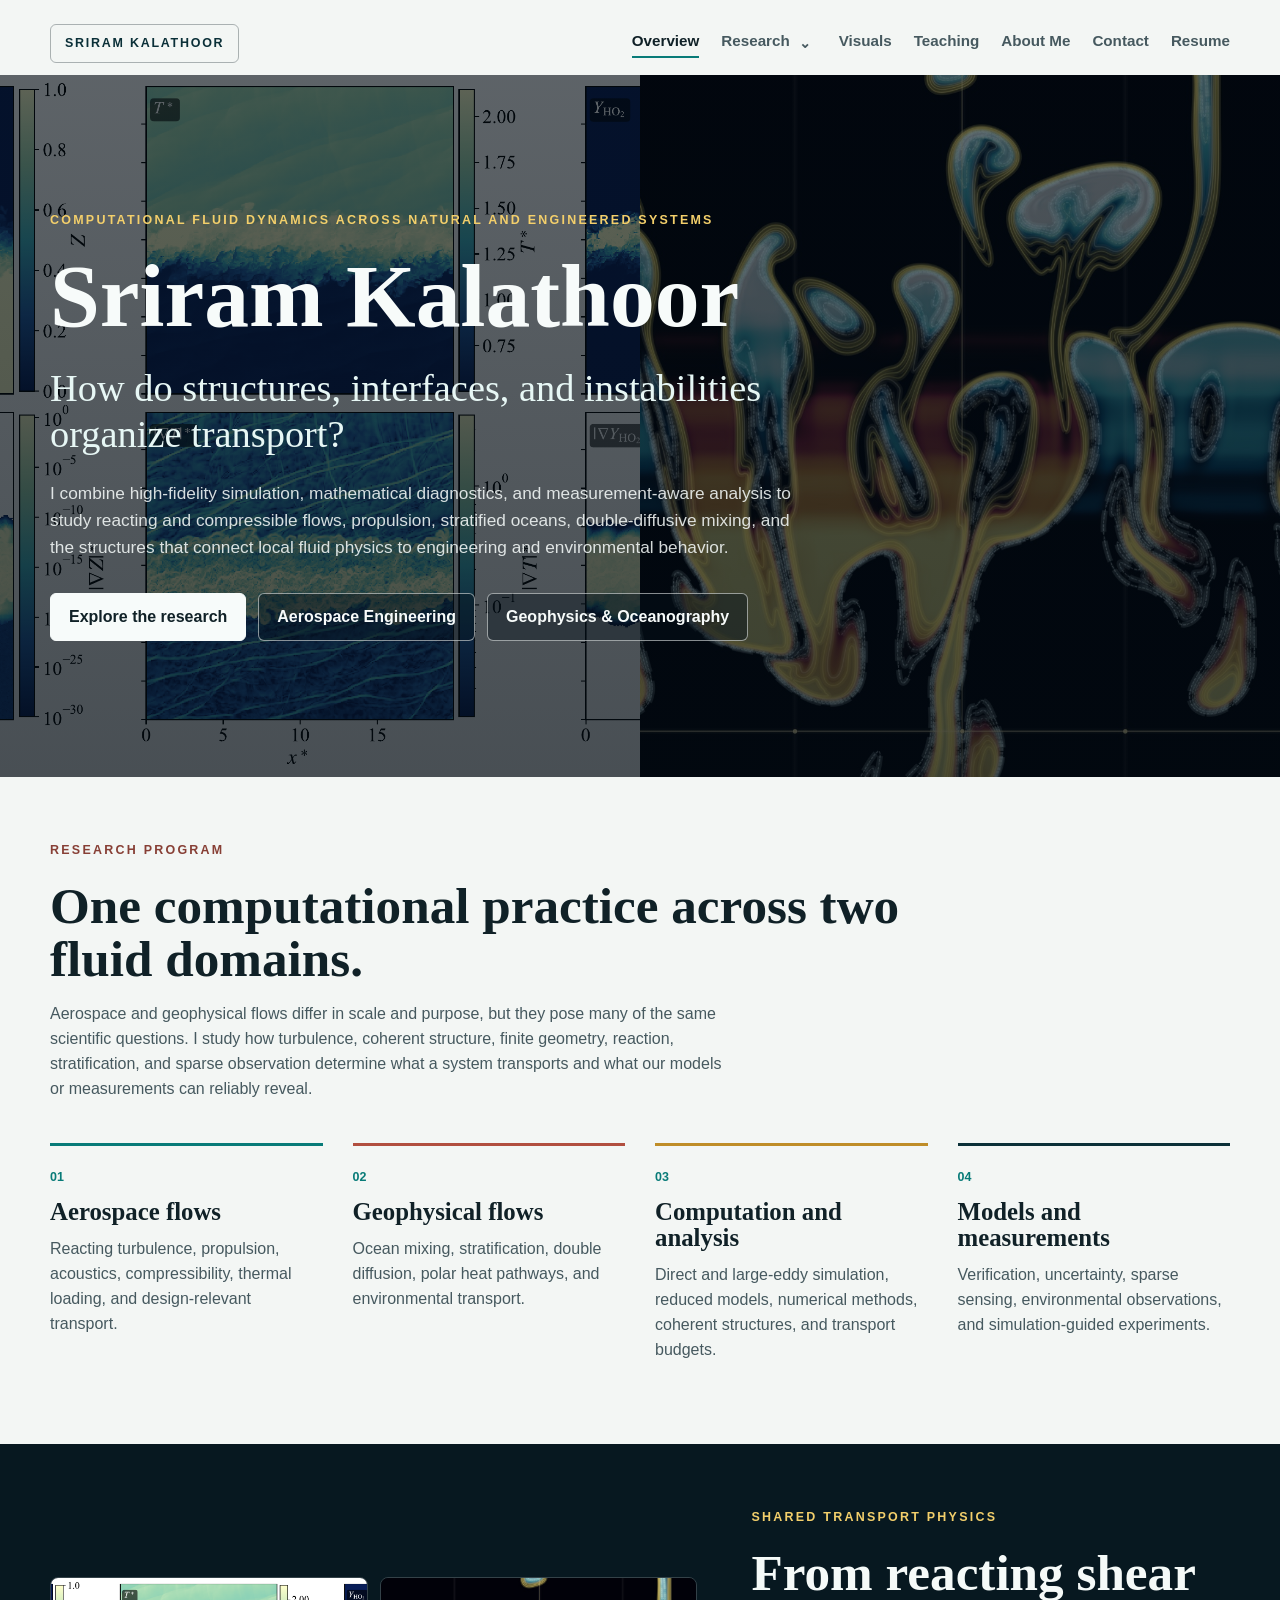
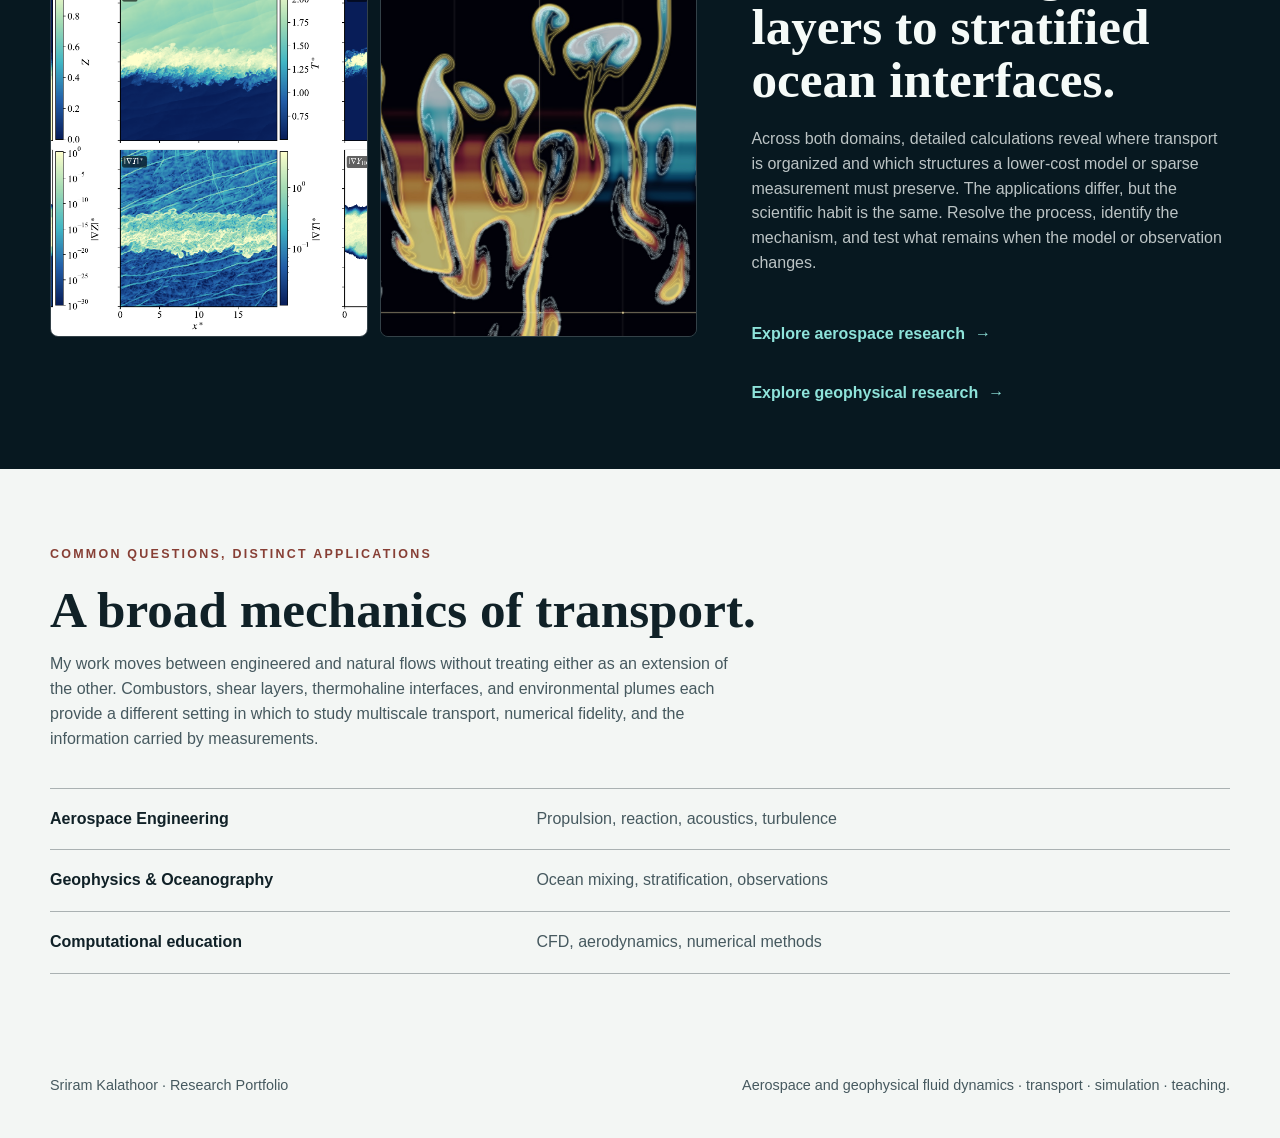
<file: index.html>
<!doctype html>
<html lang="en">
  <head>
    <meta charset="utf-8" />
    <meta name="viewport" content="width=device-width, initial-scale=1" />
    <title>Sriram Kalathoor | Computational Fluid Dynamics Across Aerospace and Geophysical Systems</title>
    <meta
      name="description"
      content="Sriram Kalathoor studies transport, turbulence, reaction, and observation across aerospace and geophysical fluid systems using high-fidelity simulation and physical analysis."
    />
    <meta name="robots" content="index, follow" />
    <link rel="canonical" href="https://sriramp28.github.io/" />
    <meta property="og:title" content="Sriram Kalathoor | Computational Fluid Dynamics" />
    <meta property="og:description" content="Aerospace and geophysical fluid dynamics joined by transport physics, high-fidelity simulation, and measurement-aware analysis." />
    <meta property="og:type" content="website" />
    <meta property="og:url" content="https://sriramp28.github.io/" />
    <meta property="og:image" content="https://sriramp28.github.io/assets/social-preview.png" />
    <meta property="og:image:width" content="1200" />
    <meta property="og:image:height" content="630" />
    <meta property="og:image:alt" content="Sriram Kalathoor computational fluid dynamics across aerospace and geophysical systems" />
    <meta name="twitter:card" content="summary_large_image" />
    <meta name="twitter:title" content="Sriram Kalathoor | Computational Fluid Dynamics" />
    <meta name="twitter:description" content="Aerospace and geophysical fluid dynamics joined by transport physics, simulation, and measurement." />
    <meta name="twitter:image" content="https://sriramp28.github.io/assets/social-preview.png" />
    <script type="application/ld+json">
      {
        "@context": "https://schema.org",
        "@type": "Person",
        "@id": "https://sriramp28.github.io/#sriram-kalathoor",
        "name": "Sriram Kalathoor",
        "url": "https://sriramp28.github.io/",
        "sameAs": ["https://www.linkedin.com/in/kalathoor"],
        "affiliation": {
          "@type": "CollegeOrUniversity",
          "name": "Georgia Institute of Technology",
          "url": "https://www.gatech.edu/"
        },
        "jobTitle": [
          "Computational Fluid Dynamicist",
          "Aerospace and Geophysical Fluid Dynamics Researcher",
          "Instructor"
        ],
        "knowsAbout": [
          "Finite-element analysis",
          "Computational fluid dynamics",
          "Thermofluids",
          "Transport physics",
          "Ocean mixing",
          "Geophysical fluid dynamics",
          "Design simulation",
          "Multiphysics modeling",
          "Heat transfer",
          "Acoustics",
          "Reacting flows",
          "High-performance computing"
        ]
      }
    </script>
    <link rel="stylesheet" href="styles.css?v=20260818-research-split" />
  </head>
  <body>
    <header class="site-header">
      <nav class="nav">
        <a class="brand" href="index.html">Sriram Kalathoor</a>
        <div class="nav-links">
          <a aria-current="page" href="index.html">Overview</a>
          <div class="nav-dropdown">
            <div class="nav-dropdown-trigger">
              <a class="nav-dropdown-link" href="research.html">Research</a>
              <button class="nav-dropdown-toggle" type="button" aria-expanded="false" aria-controls="research-submenu" aria-label="Open research menu"><span aria-hidden="true">⌄</span></button>
            </div>
            <div class="nav-dropdown-menu" id="research-submenu">
              <a href="research-aerospace.html">Aerospace Engineering</a>
              <a href="research-geophysics.html">Geophysics &amp; Oceanography</a>
            </div>
          </div>
          <a href="media.html">Visuals</a>
          <a href="teaching.html">Teaching</a>
          <a href="about.html">About Me</a>
          <a href="contact.html">Contact</a>
          <a href="resume.html">Resume</a>
        </div>
      </nav>
    </header>

    <main class="home-main">
      <section class="balanced-hero" aria-label="Sriram Kalathoor research overview">
        <div class="earth-hero-copy">
          <p class="eyebrow">Computational fluid dynamics across natural and engineered systems</p>
          <h1>Sriram Kalathoor</h1>
          <p class="earth-hero-lead">How do structures, interfaces, and instabilities organize transport?</p>
          <p class="earth-hero-text">
            I combine high-fidelity simulation, mathematical diagnostics, and measurement-aware analysis to study
            reacting and compressible flows, propulsion, stratified oceans, double-diffusive mixing, and the structures
            that connect local fluid physics to engineering and environmental behavior.
          </p>
          <div class="hero-actions">
            <a class="button light" href="research.html">Explore the research</a>
            <a class="button ghost" href="research-aerospace.html">Aerospace Engineering</a>
            <a class="button ghost" href="research-geophysics.html">Geophysics &amp; Oceanography</a>
          </div>
        </div>
      </section>

      <section class="section home-intro">
        <div class="section-heading">
          <p class="eyebrow">Research program</p>
          <h2>One computational practice across two fluid domains.</h2>
          <p>
            Aerospace and geophysical flows differ in scale and purpose, but they pose many of the same scientific
            questions. I study how turbulence, coherent structure, finite geometry, reaction, stratification, and sparse
            observation determine what a system transports and what our models or measurements can reliably reveal.
          </p>
        </div>
        <div class="research-pillars">
          <article class="pillar">
            <span>01</span>
            <h3>Aerospace flows</h3>
            <p>Reacting turbulence, propulsion, acoustics, compressibility, thermal loading, and design-relevant transport.</p>
          </article>
          <article class="pillar">
            <span>02</span>
            <h3>Geophysical flows</h3>
            <p>Ocean mixing, stratification, double diffusion, polar heat pathways, and environmental transport.</p>
          </article>
          <article class="pillar">
            <span>03</span>
            <h3>Computation and analysis</h3>
            <p>Direct and large-eddy simulation, reduced models, numerical methods, coherent structures, and transport budgets.</p>
          </article>
          <article class="pillar">
            <span>04</span>
            <h3>Models and measurements</h3>
            <p>Verification, uncertainty, sparse sensing, environmental observations, and simulation-guided experiments.</p>
          </article>
        </div>
      </section>

      <section class="story-band">
        <div class="story-band-inner">
          <div class="story-visual-pair" aria-label="Aerospace and geophysical flow examples">
            <img src="assets/research/tml-flow-thermochemical-interfaces.png" alt="Thermochemical interfaces in a reacting supersonic shear layer" />
            <img src="assets/research/earth-system/salt-finger-interface-hero.jpg" alt="Salt-finger interface with sparse observation locations" />
          </div>
          <div>
            <p class="eyebrow">Shared transport physics</p>
            <h2>From reacting shear layers to stratified ocean interfaces.</h2>
            <p>
              Across both domains, detailed calculations reveal where transport is organized and which structures a
              lower-cost model or sparse measurement must preserve. The applications differ, but the scientific habit is
              the same. Resolve the process, identify the mechanism, and test what remains when the model or observation changes.
            </p>
            <div class="domain-text-links">
              <a class="text-link" href="research-aerospace.html">Explore aerospace research <span aria-hidden="true">→</span></a>
              <a class="text-link" href="research-geophysics.html">Explore geophysical research <span aria-hidden="true">→</span></a>
            </div>
          </div>
        </div>
      </section>

      <section class="section trajectory-section">
        <div class="section-heading compact-heading">
          <p class="eyebrow">Common questions, distinct applications</p>
          <h2>A broad mechanics of transport.</h2>
          <p>
            My work moves between engineered and natural flows without treating either as an extension of the other.
            Combustors, shear layers, thermohaline interfaces, and environmental plumes each provide a different setting
            in which to study multiscale transport, numerical fidelity, and the information carried by measurements.
          </p>
        </div>
        <div class="trajectory-links" aria-label="Research areas">
          <a href="research-aerospace.html"><strong>Aerospace Engineering</strong><span>Propulsion, reaction, acoustics, turbulence</span></a>
          <a href="research-geophysics.html"><strong>Geophysics &amp; Oceanography</strong><span>Ocean mixing, stratification, observations</span></a>
          <a href="teaching.html"><strong>Computational education</strong><span>CFD, aerodynamics, numerical methods</span></a>
        </div>
      </section>
    </main>

    <footer class="footer">
      <span>Sriram Kalathoor · Research Portfolio</span>
      <span>Aerospace and geophysical fluid dynamics · transport · simulation · teaching.</span>
    </footer>

    <script src="script.js?v=20260818-research-split"></script>
  </body>
</html>
</file>
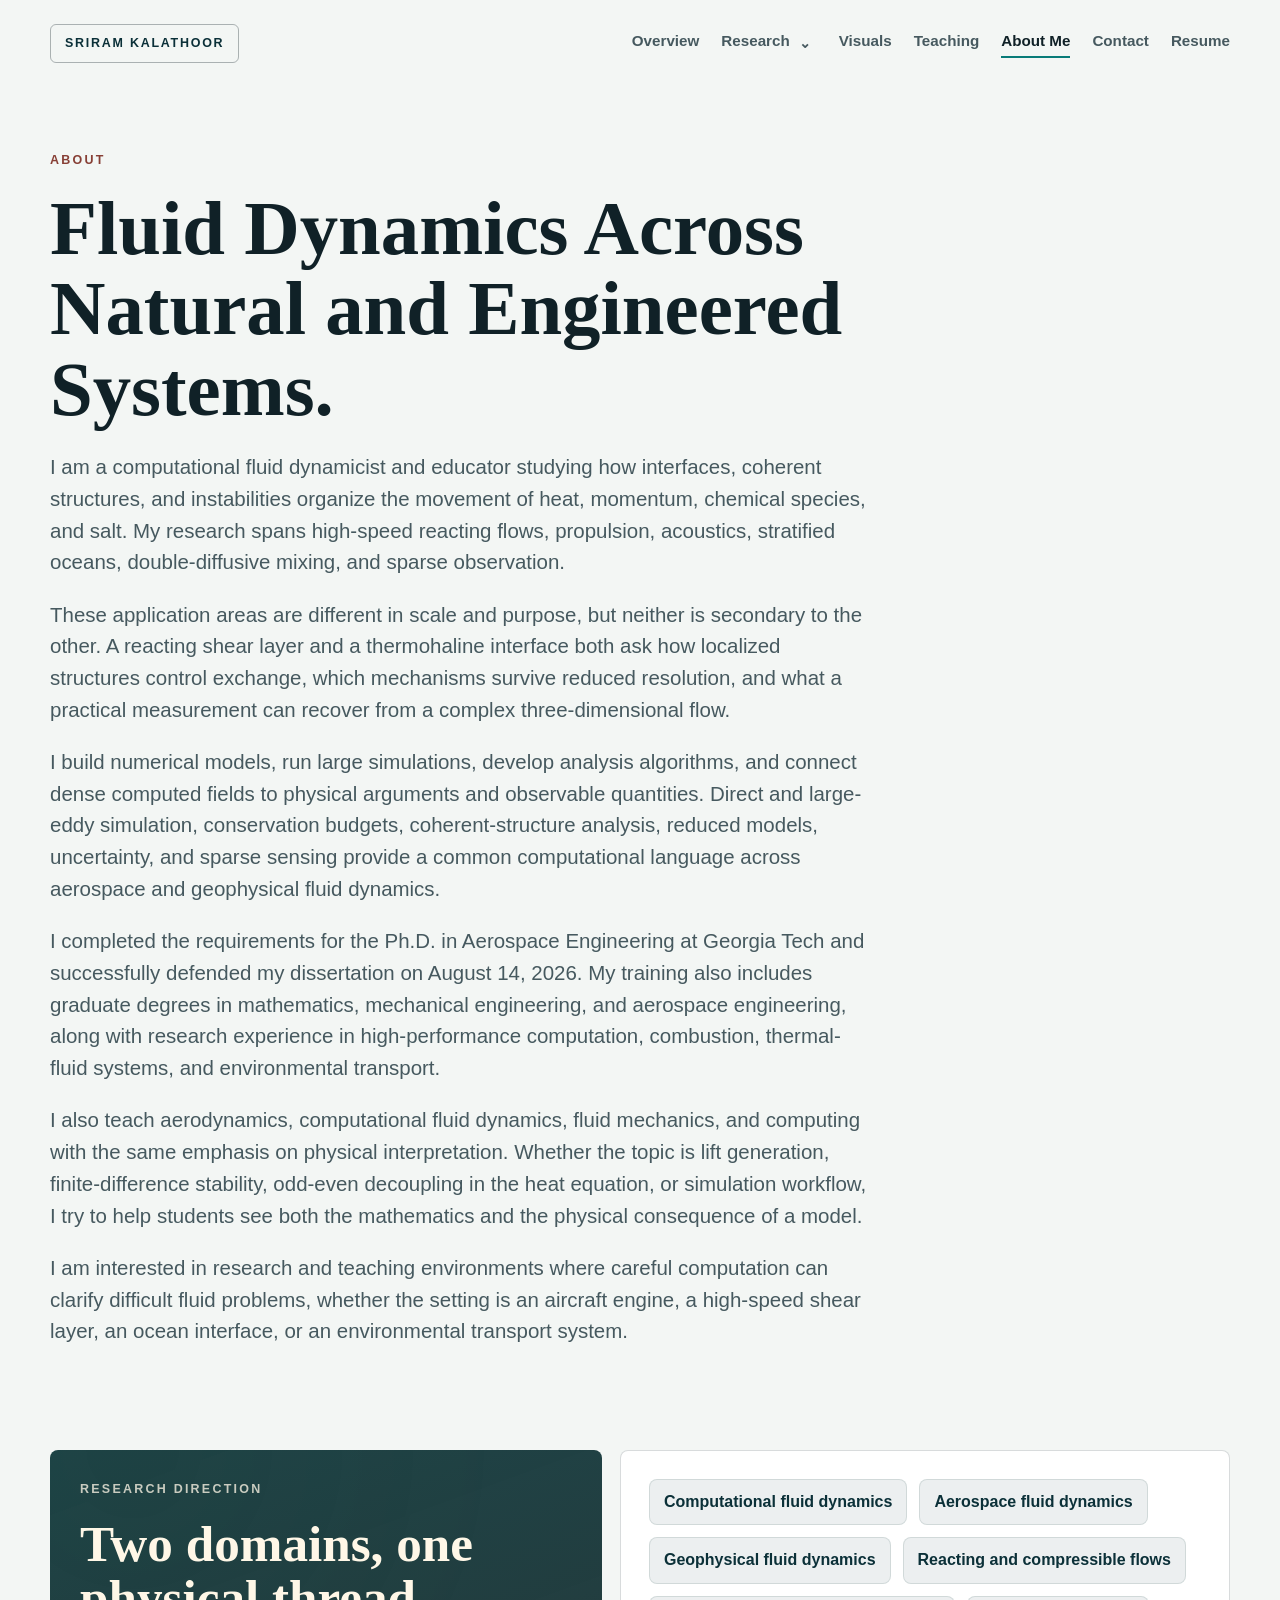
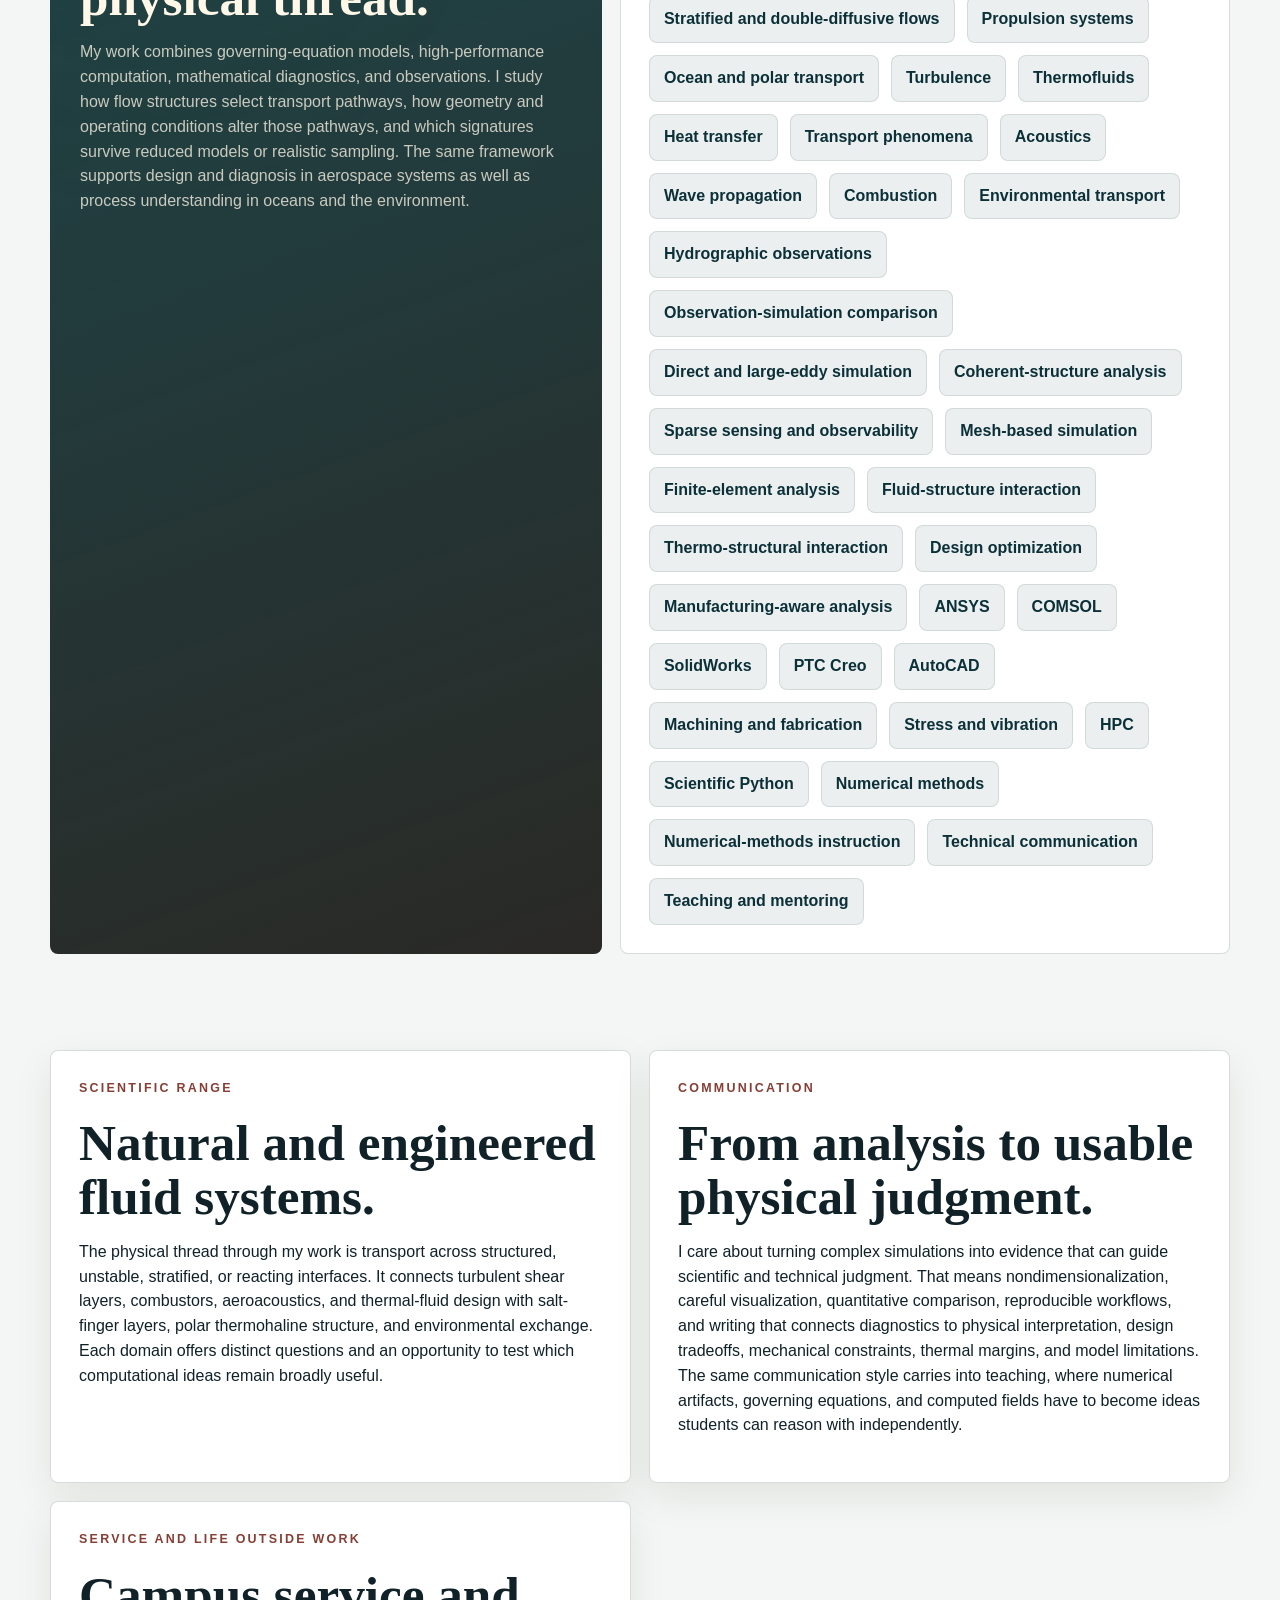
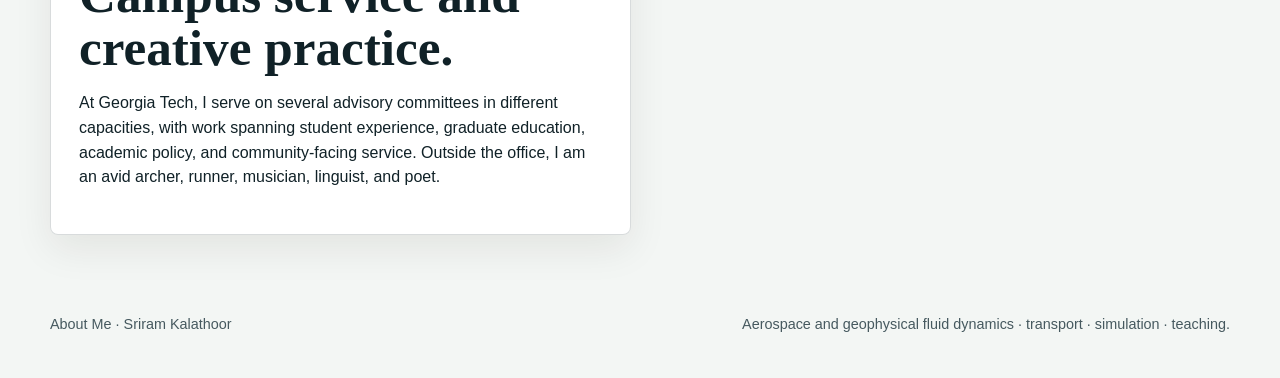
<file: about.html>
<!doctype html>
<html lang="en">
  <head>
    <meta charset="utf-8" />
    <meta name="viewport" content="width=device-width, initial-scale=1" />
    <title>About | Sriram Kalathoor</title>
    <meta
      name="description"
      content="About Sriram Kalathoor, a computational fluid dynamicist studying transport across aerospace, oceanic, polar, and engineered systems."
    />
    <meta name="robots" content="index, follow" />
    <link rel="canonical" href="https://sriramp28.github.io/about.html" />
    <meta property="og:title" content="About Sriram Kalathoor" />
    <meta property="og:description" content="Computational fluid dynamics across aerospace and geophysical systems, with research in transport, turbulence, reaction, and observation." />
    <meta property="og:type" content="profile" />
    <meta property="og:url" content="https://sriramp28.github.io/about.html" />
    <meta property="og:image" content="https://sriramp28.github.io/assets/social-preview.png" />
    <meta property="og:image:width" content="1200" />
    <meta property="og:image:height" content="630" />
    <meta property="og:image:alt" content="Sriram Kalathoor computational fluid dynamics across aerospace and geophysical systems" />
    <meta name="twitter:card" content="summary_large_image" />
    <meta name="twitter:title" content="About Sriram Kalathoor" />
    <meta name="twitter:description" content="Computational fluid dynamicist working across aerospace and geophysical systems, numerical modeling, teaching, and mentorship." />
    <meta name="twitter:image" content="https://sriramp28.github.io/assets/social-preview.png" />
    <link rel="stylesheet" href="styles.css?v=20260818-research-split" />
  </head>
  <body>
    <header class="site-header">
      <nav class="nav">
        <a class="brand" href="index.html">Sriram Kalathoor</a>
        <div class="nav-links">
          <a href="index.html">Overview</a>
          <div class="nav-dropdown">
            <div class="nav-dropdown-trigger">
              <a class="nav-dropdown-link" href="research.html">Research</a>
              <button class="nav-dropdown-toggle" type="button" aria-expanded="false" aria-controls="research-submenu" aria-label="Open research menu"><span aria-hidden="true">⌄</span></button>
            </div>
            <div class="nav-dropdown-menu" id="research-submenu">
              <a href="research-aerospace.html">Aerospace Engineering</a>
              <a href="research-geophysics.html">Geophysics &amp; Oceanography</a>
            </div>
          </div>
          <a href="media.html">Visuals</a>
          <a href="teaching.html">Teaching</a>
          <a aria-current="page" href="about.html">About Me</a>
          <a href="contact.html">Contact</a>
          <a href="resume.html">Resume</a>
        </div>
      </nav>
    </header>

    <main>
      <section class="page-hero">
        <p class="eyebrow">About</p>
        <h1>Fluid Dynamics Across Natural and Engineered Systems.</h1>
        <p>
          I am a computational fluid dynamicist and educator studying how interfaces, coherent structures, and
          instabilities organize the movement of heat, momentum, chemical species, and salt. My research spans
          high-speed reacting flows, propulsion, acoustics, stratified oceans, double-diffusive mixing, and sparse observation.
        </p>
        <p>
          These application areas are different in scale and purpose, but neither is secondary to the other. A reacting
          shear layer and a thermohaline interface both ask how localized structures control exchange, which mechanisms
          survive reduced resolution, and what a practical measurement can recover from a complex three-dimensional flow.
        </p>
        <p>
          I build numerical models, run large simulations, develop analysis algorithms, and connect dense computed fields
          to physical arguments and observable quantities. Direct and large-eddy simulation, conservation budgets,
          coherent-structure analysis, reduced models, uncertainty, and sparse sensing provide a common computational
          language across aerospace and geophysical fluid dynamics.
        </p>
        <p>
          I completed the requirements for the Ph.D. in Aerospace Engineering at Georgia Tech and successfully defended
          my dissertation on August 14, 2026. My training also includes graduate degrees in mathematics, mechanical
          engineering, and aerospace engineering, along with research experience in high-performance computation,
          combustion, thermal-fluid systems, and environmental transport.
        </p>
        <p>
          I also teach aerodynamics, computational fluid dynamics, fluid mechanics, and computing with the same emphasis
          on physical interpretation. Whether the topic is lift generation, finite-difference stability, odd-even
          decoupling in the heat equation, or simulation workflow, I try to help students see both the mathematics and
          the physical consequence of a model.
        </p>
        <p>
          I am interested in research and teaching environments where careful computation can clarify difficult fluid
          problems, whether the setting is an aircraft engine, a high-speed shear layer, an ocean interface, or an
          environmental transport system.
        </p>
      </section>

      <section class="section split-section">
        <article class="callout">
          <p class="eyebrow">Research direction</p>
          <h2>Two domains, one physical thread.</h2>
          <p>
            My work combines governing-equation models, high-performance computation, mathematical diagnostics, and
            observations. I study how flow structures select transport pathways, how geometry and operating conditions
            alter those pathways, and which signatures survive reduced models or realistic sampling. The same framework
            supports design and diagnosis in aerospace systems as well as process understanding in oceans and the environment.
          </p>
        </article>
        <div class="capability-list">
          <span>Computational fluid dynamics</span>
          <span>Aerospace fluid dynamics</span>
          <span>Geophysical fluid dynamics</span>
          <span>Reacting and compressible flows</span>
          <span>Stratified and double-diffusive flows</span>
          <span>Propulsion systems</span>
          <span>Ocean and polar transport</span>
          <span>Turbulence</span>
          <span>Thermofluids</span>
          <span>Heat transfer</span>
          <span>Transport phenomena</span>
          <span>Acoustics</span>
          <span>Wave propagation</span>
          <span>Combustion</span>
          <span>Environmental transport</span>
          <span>Hydrographic observations</span>
          <span>Observation-simulation comparison</span>
          <span>Direct and large-eddy simulation</span>
          <span>Coherent-structure analysis</span>
          <span>Sparse sensing and observability</span>
          <span>Mesh-based simulation</span>
          <span>Finite-element analysis</span>
          <span>Fluid-structure interaction</span>
          <span>Thermo-structural interaction</span>
          <span>Design optimization</span>
          <span>Manufacturing-aware analysis</span>
          <span>ANSYS</span>
          <span>COMSOL</span>
          <span>SolidWorks</span>
          <span>PTC Creo</span>
          <span>AutoCAD</span>
          <span>Machining and fabrication</span>
          <span>Stress and vibration</span>
          <span>HPC</span>
          <span>Scientific Python</span>
          <span>Numerical methods</span>
          <span>Numerical-methods instruction</span>
          <span>Technical communication</span>
          <span>Teaching and mentoring</span>
        </div>
      </section>

      <section class="section resume-grid">
        <article class="resume-panel">
          <p class="eyebrow">Scientific range</p>
          <h2>Natural and engineered fluid systems.</h2>
          <p>
            The physical thread through my work is transport across structured, unstable, stratified, or reacting
            interfaces. It connects turbulent shear layers, combustors, aeroacoustics, and thermal-fluid design with
            salt-finger layers, polar thermohaline structure, and environmental exchange. Each domain offers distinct
            questions and an opportunity to test which computational ideas remain broadly useful.
          </p>
        </article>

        <article class="resume-panel">
          <p class="eyebrow">Communication</p>
          <h2>From analysis to usable physical judgment.</h2>
          <p>
            I care about turning complex simulations into evidence that can guide scientific and technical judgment. That means
            nondimensionalization, careful visualization, quantitative comparison, reproducible workflows, and writing
            that connects diagnostics to physical interpretation, design tradeoffs, mechanical constraints, thermal
            margins, and model limitations. The same communication style carries into teaching, where numerical artifacts,
            governing equations, and computed fields have to become ideas students can reason with independently.
          </p>
        </article>

        <article class="resume-panel">
          <p class="eyebrow">Service and life outside work</p>
          <h2>Campus service and creative practice.</h2>
          <p>
            At Georgia Tech, I serve on several advisory committees in different capacities, with work spanning student
            experience, graduate education, academic policy, and community-facing service. Outside the office, I am an
            avid archer, runner, musician, linguist, and poet.
          </p>
        </article>
      </section>
    </main>

    <footer class="footer">
      <span>About Me · Sriram Kalathoor</span>
      <span>Aerospace and geophysical fluid dynamics · transport · simulation · teaching.</span>
    </footer>

    <script src="script.js?v=20260818-research-split"></script>
  </body>
</html>
</file>
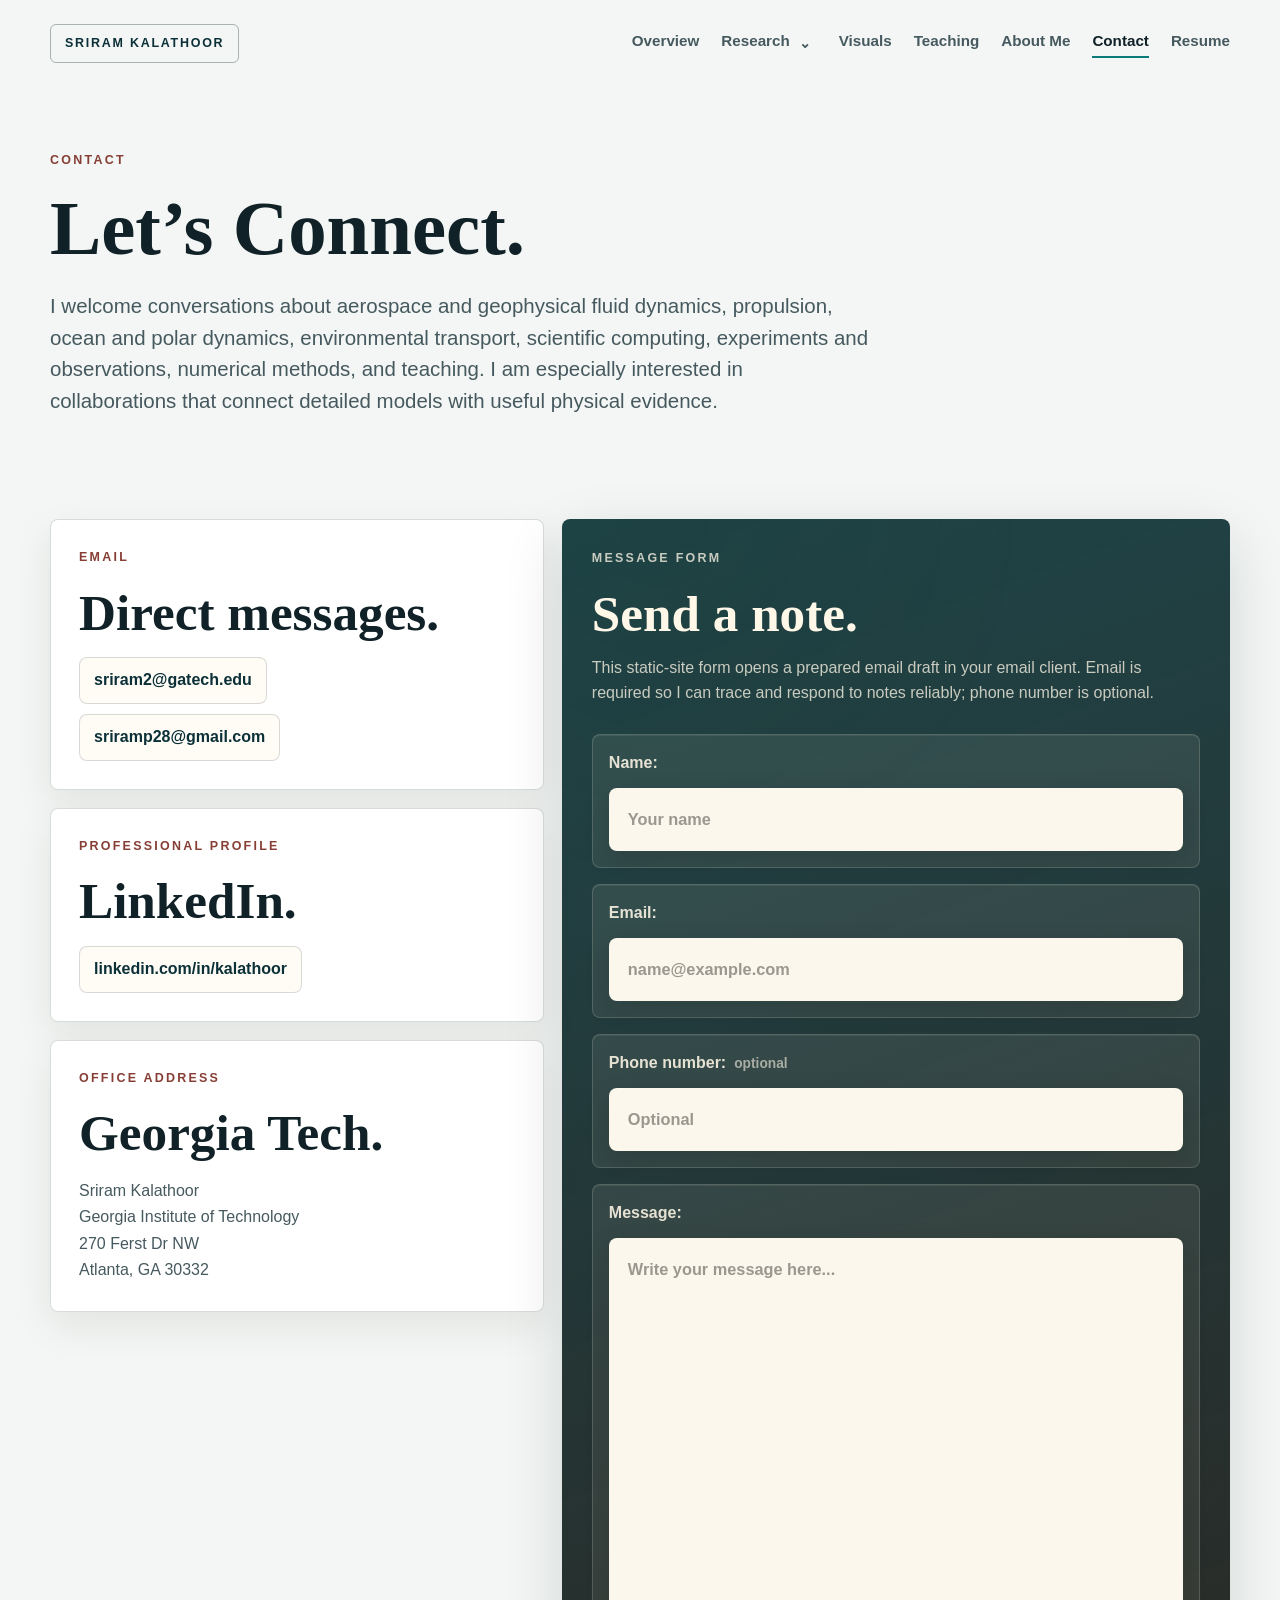
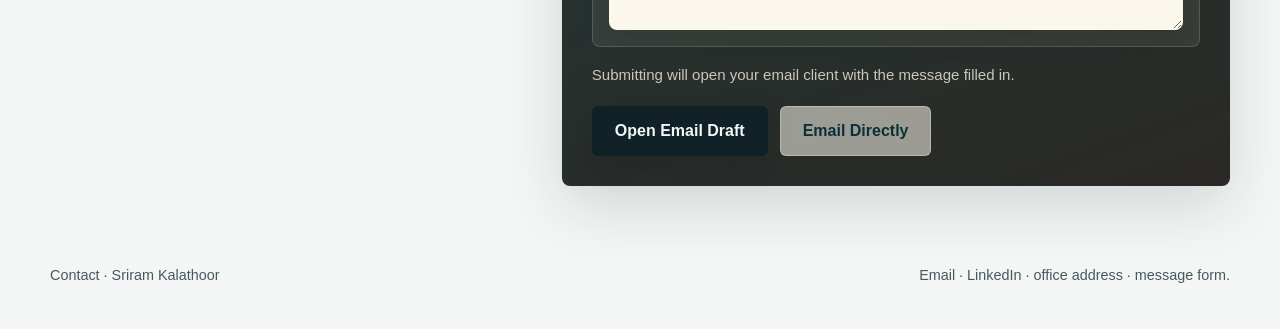
<file: contact.html>
<!doctype html>
<html lang="en">
  <head>
    <meta charset="utf-8" />
    <meta name="viewport" content="width=device-width, initial-scale=1" />
    <title>Contact | Sriram Kalathoor</title>
    <meta
      name="description"
      content="Contact Sriram Kalathoor about aerospace and geophysical fluid dynamics, propulsion, environmental transport, scientific simulation, measurements, and teaching."
    />
    <meta name="robots" content="index, follow" />
    <link rel="canonical" href="https://sriramp28.github.io/contact.html" />
    <meta property="og:title" content="Contact | Sriram Kalathoor" />
    <meta property="og:description" content="Contact Sriram Kalathoor about aerospace and geophysical fluid dynamics, transport, simulation, and teaching." />
    <meta property="og:type" content="website" />
    <meta property="og:url" content="https://sriramp28.github.io/contact.html" />
    <meta property="og:image" content="https://sriramp28.github.io/assets/social-preview.png" />
    <meta property="og:image:width" content="1200" />
    <meta property="og:image:height" content="630" />
    <meta property="og:image:alt" content="Sriram Kalathoor computational fluid dynamics across aerospace and geophysical systems" />
    <meta name="twitter:card" content="summary_large_image" />
    <meta name="twitter:title" content="Contact | Sriram Kalathoor" />
    <meta name="twitter:description" content="Contact Sriram Kalathoor about aerospace and geophysical fluid dynamics, transport, simulation, and teaching." />
    <meta name="twitter:image" content="https://sriramp28.github.io/assets/social-preview.png" />
    <link rel="stylesheet" href="styles.css?v=20260818-research-split" />
  </head>
  <body>
    <header class="site-header">
      <nav class="nav">
        <a class="brand" href="index.html">Sriram Kalathoor</a>
        <div class="nav-links">
          <a href="index.html">Overview</a>
          <div class="nav-dropdown">
            <div class="nav-dropdown-trigger">
              <a class="nav-dropdown-link" href="research.html">Research</a>
              <button class="nav-dropdown-toggle" type="button" aria-expanded="false" aria-controls="research-submenu" aria-label="Open research menu"><span aria-hidden="true">⌄</span></button>
            </div>
            <div class="nav-dropdown-menu" id="research-submenu">
              <a href="research-aerospace.html">Aerospace Engineering</a>
              <a href="research-geophysics.html">Geophysics &amp; Oceanography</a>
            </div>
          </div>
          <a href="media.html">Visuals</a>
          <a href="teaching.html">Teaching</a>
          <a href="about.html">About Me</a>
          <a aria-current="page" href="contact.html">Contact</a>
          <a href="resume.html">Resume</a>
        </div>
      </nav>
    </header>

    <main>
      <section class="page-hero">
        <p class="eyebrow">Contact</p>
        <h1>Let’s Connect.</h1>
        <p>
          I welcome conversations about aerospace and geophysical fluid dynamics, propulsion, ocean and polar dynamics,
          environmental transport, scientific computing, experiments and observations, numerical methods, and teaching.
          I am especially interested in collaborations that connect detailed models with useful physical evidence.
        </p>
      </section>

      <section class="section contact-layout">
        <div class="contact-methods">
          <article class="resume-panel">
            <p class="eyebrow">Email</p>
            <h2>Direct messages.</h2>
            <div class="contact-link-list">
              <a href="mailto:sriram2@gatech.edu">sriram2@gatech.edu</a>
              <a href="mailto:sriramp28@gmail.com">sriramp28@gmail.com</a>
            </div>
          </article>

          <article class="resume-panel">
            <p class="eyebrow">Professional profile</p>
            <h2>LinkedIn.</h2>
            <div class="contact-link-list">
              <a href="https://linkedin.com/in/kalathoor">linkedin.com/in/kalathoor</a>
            </div>
          </article>

          <article class="resume-panel">
            <p class="eyebrow">Office address</p>
            <h2>Georgia Tech.</h2>
            <address>
              Sriram Kalathoor<br />
              Georgia Institute of Technology<br />
              270 Ferst Dr NW<br />
              Atlanta, GA 30332
            </address>
          </article>
        </div>

        <article class="contact-form-card">
          <p class="eyebrow">Message form</p>
          <h2>Send a note.</h2>
          <p>
            This static-site form opens a prepared email draft in your email client. Email is required so I can trace and
            respond to notes reliably; phone number is optional.
          </p>
          <form
            action="mailto:sriram2@gatech.edu?subject=Message%20from%20Sriram%20Kalathoor%20website"
            method="post"
            enctype="text/plain"
            data-mailto-form
            data-recipient="sriram2@gatech.edu"
          >
            <input type="text" name="_honey" class="form-honey" tabindex="-1" autocomplete="off" />

            <label class="form-field">
              <span class="field-label">Name:</span>
              <input type="text" name="name" autocomplete="name" placeholder="Your name" required />
            </label>

            <label class="form-field">
              <span class="field-label">Email:</span>
              <input type="email" name="email" autocomplete="email" placeholder="name@example.com" required />
            </label>

            <label class="form-field">
              <span class="field-label">Phone number: <span>optional</span></span>
              <input type="tel" name="phone" autocomplete="tel" placeholder="Optional" />
            </label>

            <label class="form-field message-field">
              <span class="field-label">Message:</span>
              <textarea name="message" rows="14" placeholder="Write your message here..." required></textarea>
            </label>

            <p class="form-note" data-form-status>
              Submitting will open your email client with the message filled in.
            </p>
            <div class="form-actions">
              <button class="button primary" type="submit">Open Email Draft</button>
              <a class="button secondary light-button" href="mailto:sriram2@gatech.edu">Email Directly</a>
            </div>
          </form>
        </article>
      </section>
    </main>

    <footer class="footer">
      <span>Contact · Sriram Kalathoor</span>
      <span>Email · LinkedIn · office address · message form.</span>
    </footer>

    <script src="script.js?v=20260818-research-split"></script>
  </body>
</html>
</file>
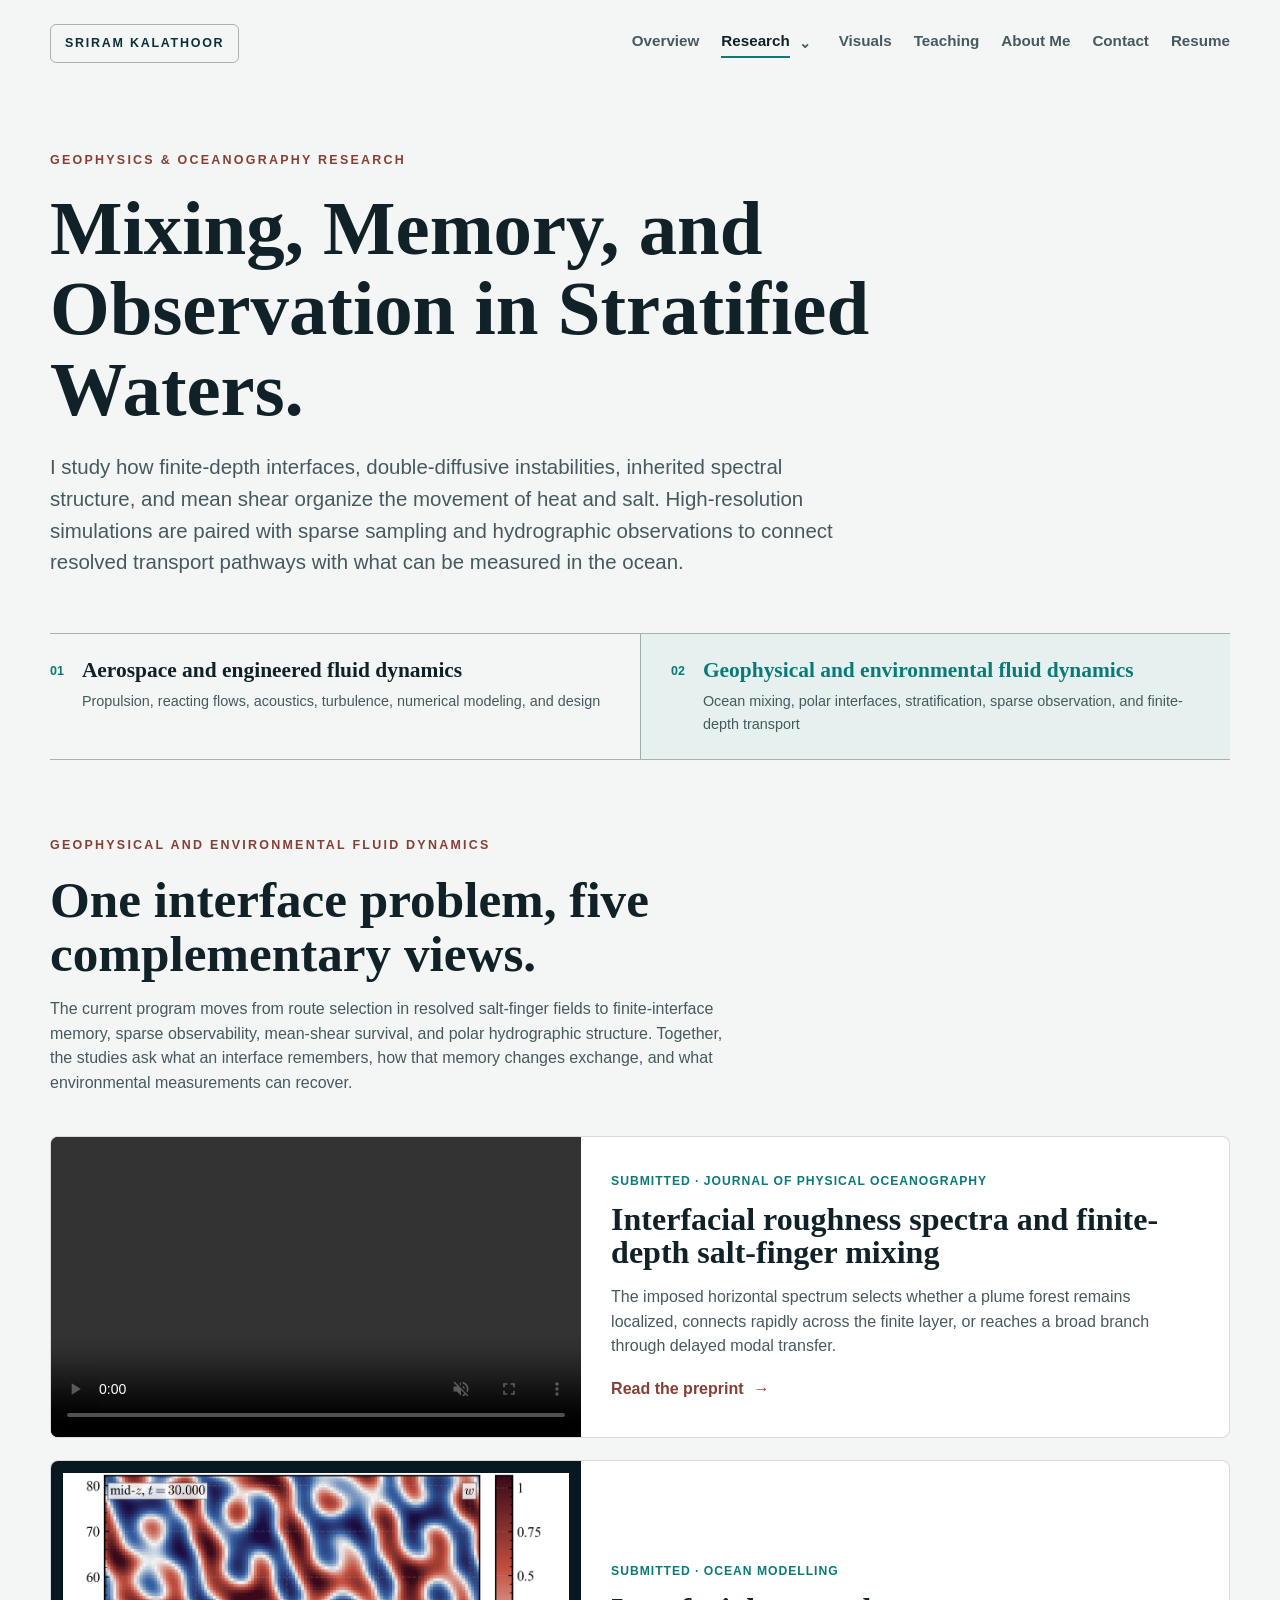
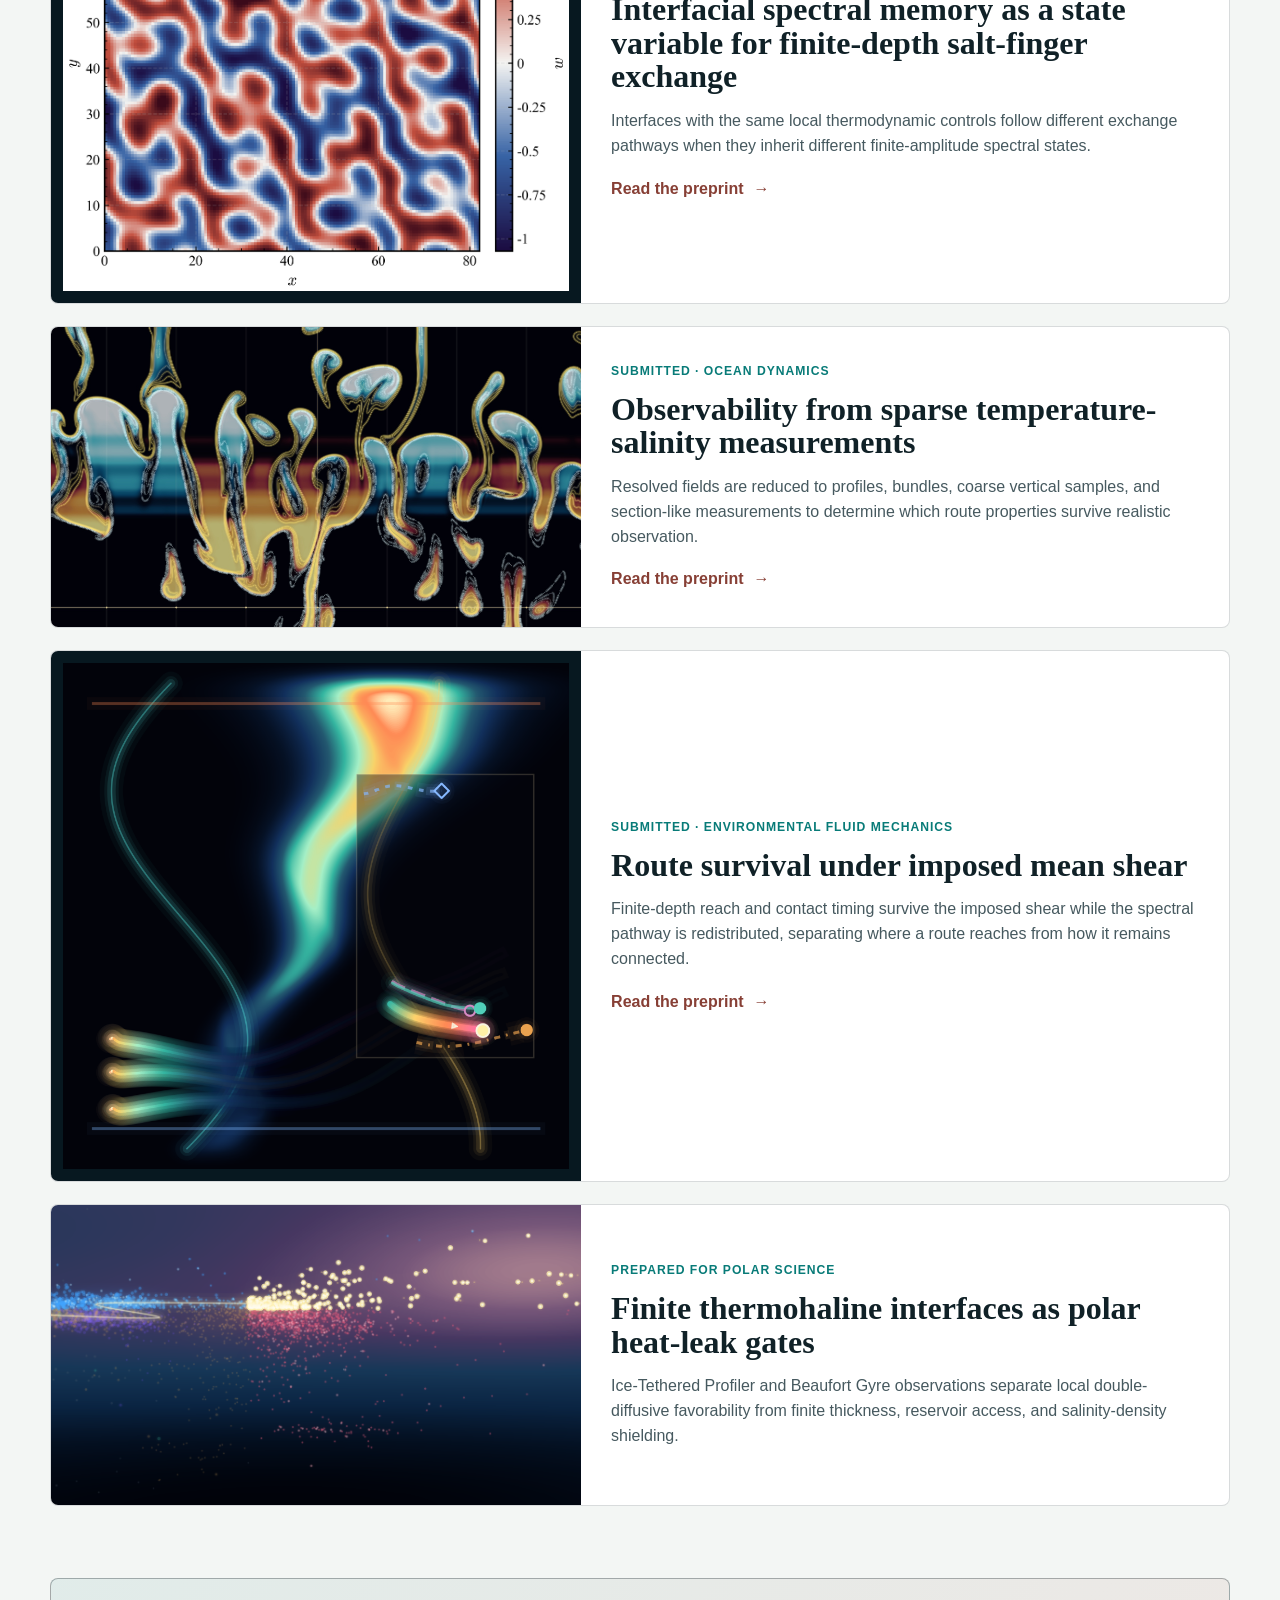
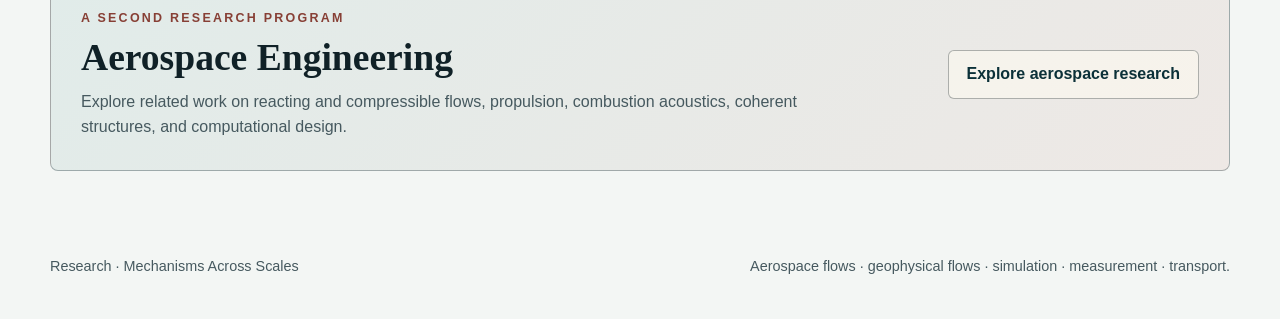
<file: research-geophysics.html>
<!doctype html>
<html lang="en">
  <head>
    <meta charset="utf-8" />
    <meta name="viewport" content="width=device-width, initial-scale=1" />
    <title>Geophysics &amp; Oceanography Research | Sriram Kalathoor</title>
    <meta
      name="description"
      content="Geophysics and oceanography research by Sriram Kalathoor in stratified flows, double diffusion, ocean mixing, polar heat transport, interfacial memory, and sparse observation."
    />
    <meta name="robots" content="index, follow" />
    <link rel="canonical" href="https://sriramp28.github.io/research-geophysics.html" />
    <meta property="og:title" content="Geophysics &amp; Oceanography Research | Sriram Kalathoor" />
    <meta property="og:description" content="Stratified flows, double diffusion, ocean mixing, polar heat transport, interfacial memory, and sparse observation." />
    <meta property="og:type" content="website" />
    <meta property="og:url" content="https://sriramp28.github.io/research-geophysics.html" />
    <meta property="og:image" content="https://sriramp28.github.io/assets/social-preview.png" />
    <meta property="og:image:width" content="1200" />
    <meta property="og:image:height" content="630" />
    <meta property="og:image:alt" content="Sriram Kalathoor computational fluid dynamics across aerospace and geophysical systems" />
    <meta name="twitter:card" content="summary_large_image" />
    <meta name="twitter:title" content="Geophysics &amp; Oceanography Research | Sriram Kalathoor" />
    <meta name="twitter:description" content="Stratified flows, ocean mixing, polar heat transport, and environmental observation." />
    <meta name="twitter:image" content="https://sriramp28.github.io/assets/social-preview.png" />
    <link rel="stylesheet" href="styles.css?v=20260818-research-split" />
  </head>
  <body>
    <header class="site-header">
      <nav class="nav">
        <a class="brand" href="index.html">Sriram Kalathoor</a>
        <div class="nav-links">
          <a href="index.html">Overview</a>
          <div class="nav-dropdown current-section">
            <div class="nav-dropdown-trigger">
              <a class="nav-dropdown-link" href="research.html">Research</a>
              <button class="nav-dropdown-toggle" type="button" aria-expanded="false" aria-controls="research-submenu" aria-label="Open research menu"><span aria-hidden="true">⌄</span></button>
            </div>
            <div class="nav-dropdown-menu" id="research-submenu">
              <a href="research-aerospace.html">Aerospace Engineering</a>
              <a aria-current="page" href="research-geophysics.html">Geophysics &amp; Oceanography</a>
            </div>
          </div>
          <a href="media.html">Visuals</a>
          <a href="teaching.html">Teaching</a>
          <a href="about.html">About Me</a>
          <a href="contact.html">Contact</a>
          <a href="resume.html">Resume</a>
        </div>
      </nav>
    </header>

    <main>
      <section class="page-hero">
        <p class="eyebrow">Geophysics &amp; Oceanography Research</p>
        <h1>Mixing, Memory, and Observation in Stratified Waters.</h1>
        <p>
          I study how finite-depth interfaces, double-diffusive instabilities, inherited spectral structure, and mean
          shear organize the movement of heat and salt. High-resolution simulations are paired with sparse sampling and
          hydrographic observations to connect resolved transport pathways with what can be measured in the ocean.
        </p>
      </section>

      <nav class="research-domain-nav" aria-label="Research domains">
        <a href="research-aerospace.html">
          <span>01</span>
          <div>
            <strong>Aerospace and engineered fluid dynamics</strong>
            <small>Propulsion, reacting flows, acoustics, turbulence, numerical modeling, and design</small>
          </div>
        </a>
        <a aria-current="page" href="research-geophysics.html">
          <span>02</span>
          <div>
            <strong>Geophysical and environmental fluid dynamics</strong>
            <small>Ocean mixing, polar interfaces, stratification, sparse observation, and finite-depth transport</small>
          </div>
        </a>
      </nav>

      <div class="research-programs">
      <section class="section" id="geophysical-program">
        <div class="section-heading compact-heading">
          <p class="eyebrow">Geophysical and environmental fluid dynamics</p>
          <h2>One interface problem, five complementary views.</h2>
          <p>
            The current program moves from route selection in resolved salt-finger fields to finite-interface memory,
            sparse observability, mean-shear survival, and polar hydrographic structure. Together, the studies ask what
            an interface remembers, how that memory changes exchange, and what environmental measurements can recover.
          </p>
        </div>

        <div class="program-grid">
          <article class="program-card">
            <video src="assets/research/swf-salinity-y-mid.mp4" controls muted playsinline preload="metadata"></video>
            <div>
              <p class="program-status">Submitted · Journal of Physical Oceanography</p>
              <h3>Interfacial roughness spectra and finite-depth salt-finger mixing</h3>
              <p>The imposed horizontal spectrum selects whether a plume forest remains localized, connects rapidly across the finite layer, or reaches a broad branch through delayed modal transfer.</p>
              <a class="text-link" href="https://doi.org/10.48550/arXiv.2606.21131">Read the preprint <span aria-hidden="true">→</span></a>
            </div>
          </article>

          <article class="program-card">
            <img class="program-visual-contain" src="assets/research/swf-vertical-velocity-z-mid.png" alt="Planform vertical-velocity structure in the salt-finger plume forest" />
            <div>
              <p class="program-status">Submitted · Ocean Modelling</p>
              <h3>Interfacial spectral memory as a state variable for finite-depth salt-finger exchange</h3>
              <p>Interfaces with the same local thermodynamic controls follow different exchange pathways when they inherit different finite-amplitude spectral states.</p>
              <a class="text-link" href="https://doi.org/10.48550/arXiv.2606.26045">Read the preprint <span aria-hidden="true">→</span></a>
            </div>
          </article>

          <article class="program-card">
            <img src="assets/research/earth-system/salt-finger-interface-hero.jpg" alt="Resolved salt-finger interface with hydrographic sampling locations and salinity contours" />
            <div>
              <p class="program-status">Submitted · Ocean Dynamics</p>
              <h3>Observability from sparse temperature-salinity measurements</h3>
              <p>Resolved fields are reduced to profiles, bundles, coarse vertical samples, and section-like measurements to determine which route properties survive realistic observation.</p>
              <a class="text-link" href="https://doi.org/10.48550/arXiv.2607.16272">Read the preprint <span aria-hidden="true">→</span></a>
            </div>
          </article>

          <article class="program-card">
            <img class="program-visual-contain" src="assets/research/earth-system/route-survival-mean-shear.png" alt="Data-derived route-survival trajectories under imposed mean shear" />
            <div>
              <p class="program-status">Submitted · Environmental Fluid Mechanics</p>
              <h3>Route survival under imposed mean shear</h3>
              <p>Finite-depth reach and contact timing survive the imposed shear while the spectral pathway is redistributed, separating where a route reaches from how it remains connected.</p>
              <a class="text-link" href="https://doi.org/10.48550/arXiv.2607.07012">Read the preprint <span aria-hidden="true">→</span></a>
            </div>
          </article>

          <article class="program-card">
            <img src="assets/research/earth-system/polar-heat-gate-states.png" alt="Observed finite polar heat-gate states derived from hydrographic profiles" />
            <div>
              <p class="program-status">Prepared for Polar Science</p>
              <h3>Finite thermohaline interfaces as polar heat-leak gates</h3>
              <p>Ice-Tethered Profiler and Beaufort Gyre observations separate local double-diffusive favorability from finite thickness, reservoir access, and salinity-density shielding.</p>
            </div>
          </article>
        </div>
      </section>
      </div>

      <aside class="cross-domain-callout">
        <div>
          <p class="eyebrow">A second research program</p>
          <h2>Aerospace Engineering</h2>
          <p>Explore related work on reacting and compressible flows, propulsion, combustion acoustics, coherent structures, and computational design.</p>
        </div>
        <a class="button secondary" href="research-aerospace.html">Explore aerospace research</a>
      </aside>
    </main>

    <footer class="footer">
      <span>Research · Mechanisms Across Scales</span>
      <span>Aerospace flows · geophysical flows · simulation · measurement · transport.</span>
    </footer>

    <script src="script.js?v=20260818-research-split"></script>
  </body>
</html>
</file>
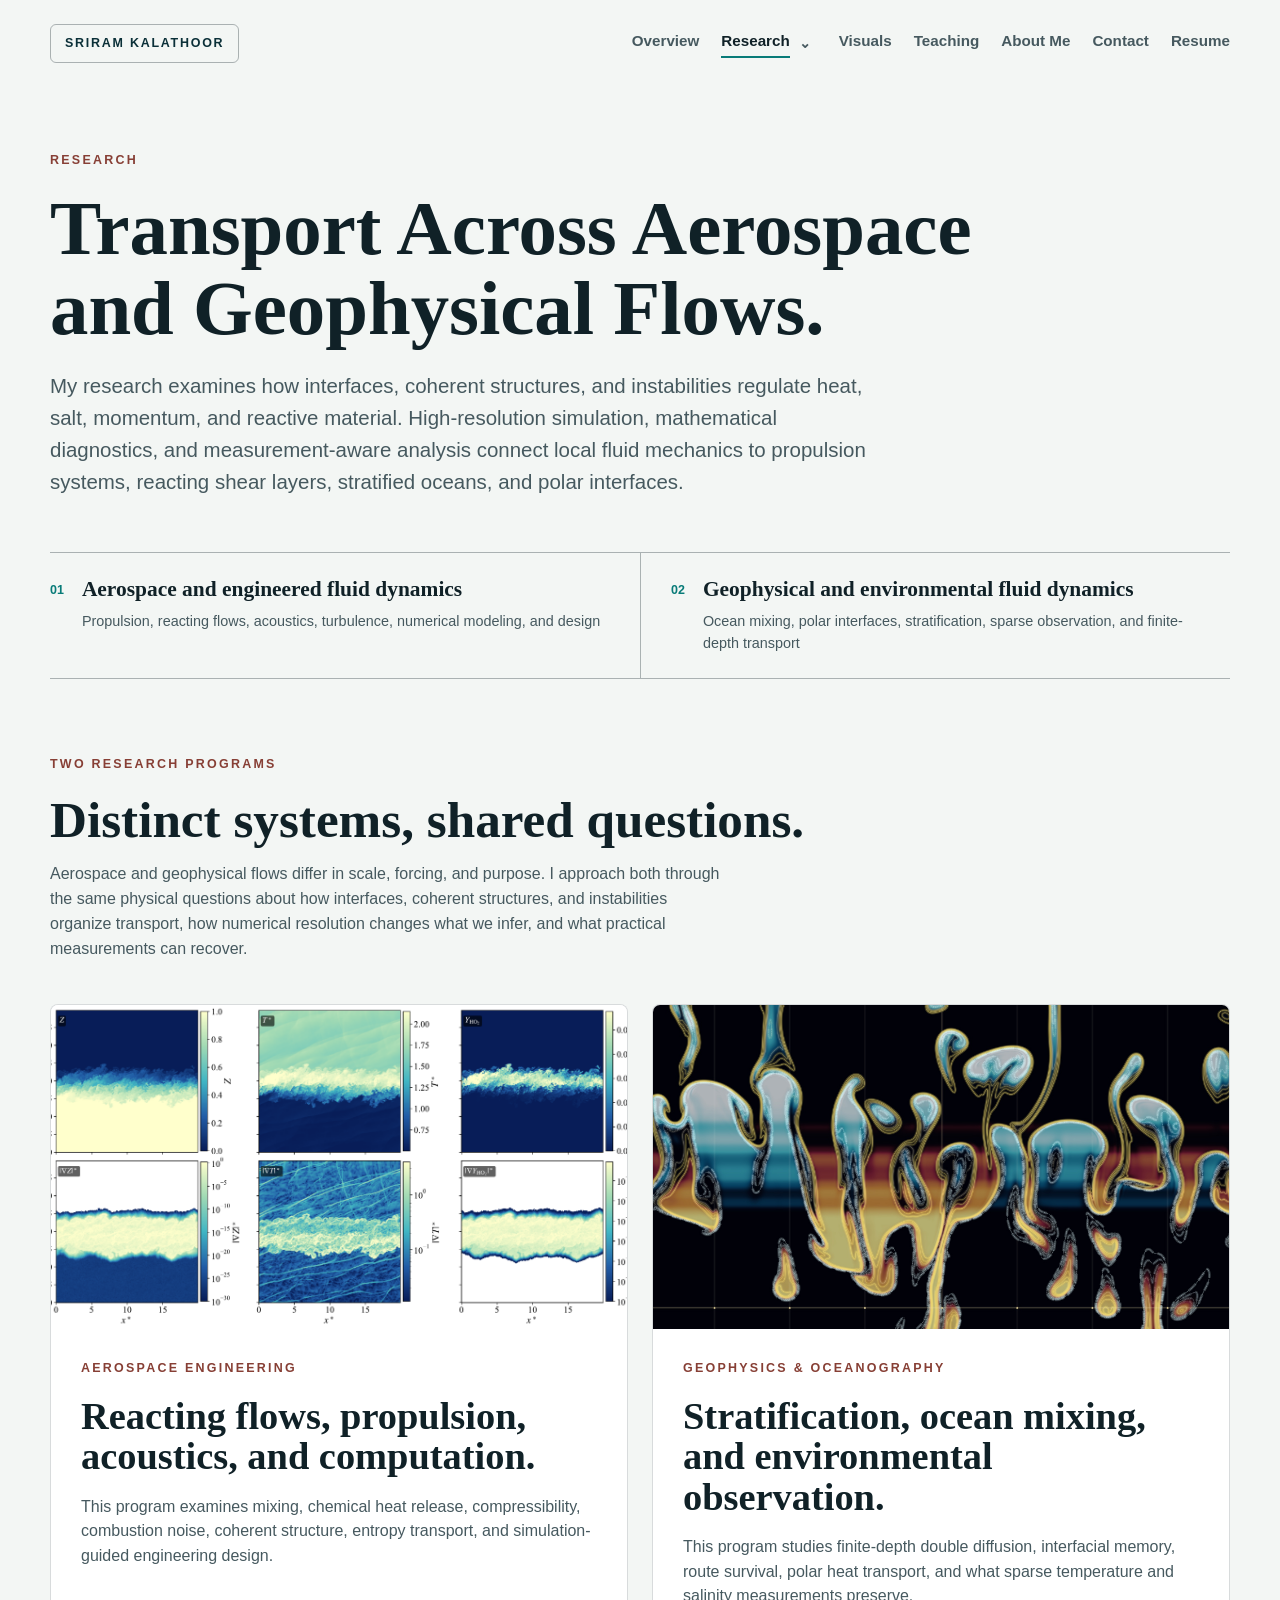
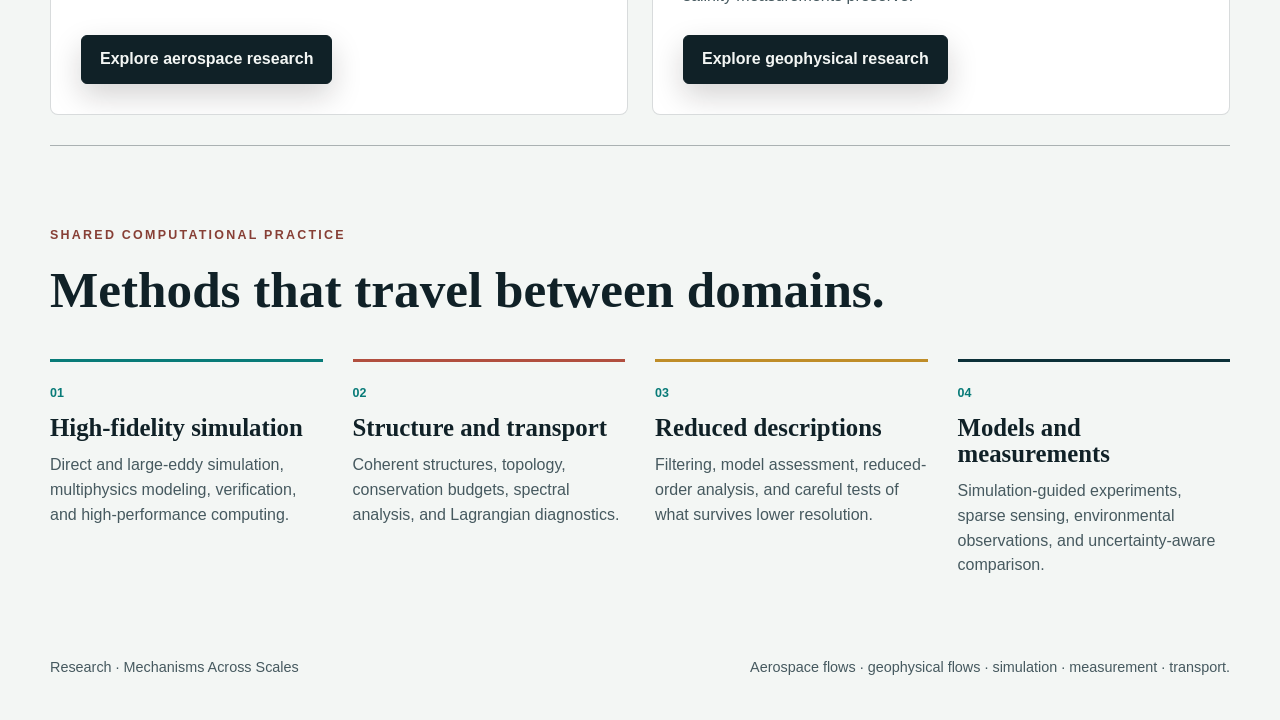
<file: research.html>
<!doctype html>
<html lang="en">
  <head>
    <meta charset="utf-8" />
    <meta name="viewport" content="width=device-width, initial-scale=1" />
    <title>Research | Sriram Kalathoor</title>
    <meta
      name="description"
      content="Research by Sriram Kalathoor across aerospace and geophysical fluid dynamics, including propulsion, reacting flows, ocean mixing, stratification, sparse observation, and numerical simulation."
    />
    <meta name="robots" content="index, follow" />
    <link rel="canonical" href="https://sriramp28.github.io/research.html" />
    <meta property="og:title" content="Research | Sriram Kalathoor" />
    <meta property="og:description" content="Aerospace and geophysical fluid dynamics joined by transport physics, high-fidelity simulation, and measurement-aware analysis." />
    <meta property="og:type" content="website" />
    <meta property="og:url" content="https://sriramp28.github.io/research.html" />
    <meta property="og:image" content="https://sriramp28.github.io/assets/social-preview.png" />
    <meta property="og:image:width" content="1200" />
    <meta property="og:image:height" content="630" />
    <meta property="og:image:alt" content="Sriram Kalathoor computational fluid dynamics across aerospace and geophysical systems" />
    <meta name="twitter:card" content="summary_large_image" />
    <meta name="twitter:title" content="Research | Sriram Kalathoor" />
    <meta name="twitter:description" content="Propulsion, reacting flows, ocean mixing, stratification, turbulence, and computational physics." />
    <meta name="twitter:image" content="https://sriramp28.github.io/assets/social-preview.png" />
    <link rel="stylesheet" href="styles.css?v=20260818-research-split" />
  </head>
  <body>
    <header class="site-header">
      <nav class="nav">
        <a class="brand" href="index.html">Sriram Kalathoor</a>
        <div class="nav-links">
          <a href="index.html">Overview</a>
          <div class="nav-dropdown current-section">
            <div class="nav-dropdown-trigger">
              <a class="nav-dropdown-link" aria-current="page" href="research.html">Research</a>
              <button class="nav-dropdown-toggle" type="button" aria-expanded="false" aria-controls="research-submenu" aria-label="Open research menu"><span aria-hidden="true">⌄</span></button>
            </div>
            <div class="nav-dropdown-menu" id="research-submenu">
              <a href="research-aerospace.html">Aerospace Engineering</a>
              <a href="research-geophysics.html">Geophysics &amp; Oceanography</a>
            </div>
          </div>
          <a href="media.html">Visuals</a>
          <a href="teaching.html">Teaching</a>
          <a href="about.html">About Me</a>
          <a href="contact.html">Contact</a>
          <a href="resume.html">Resume</a>
        </div>
      </nav>
    </header>

    <main>
      <section class="page-hero">
        <p class="eyebrow">Research</p>
        <h1>Transport Across Aerospace and Geophysical Flows.</h1>
        <p>
          My research examines how interfaces, coherent structures, and instabilities regulate heat, salt, momentum,
          and reactive material. High-resolution simulation, mathematical diagnostics, and measurement-aware analysis
          connect local fluid mechanics to propulsion systems, reacting shear layers, stratified oceans, and polar interfaces.
        </p>
      </section>

      <nav class="research-domain-nav" aria-label="Research domains">
        <a href="research-aerospace.html">
          <span>01</span>
          <div>
            <strong>Aerospace and engineered fluid dynamics</strong>
            <small>Propulsion, reacting flows, acoustics, turbulence, numerical modeling, and design</small>
          </div>
        </a>
        <a href="research-geophysics.html">
          <span>02</span>
          <div>
            <strong>Geophysical and environmental fluid dynamics</strong>
            <small>Ocean mixing, polar interfaces, stratification, sparse observation, and finite-depth transport</small>
          </div>
        </a>
      </nav>

      <section class="section research-overview-section">
        <div class="section-heading compact-heading">
          <p class="eyebrow">Two research programs</p>
          <h2>Distinct systems, shared questions.</h2>
          <p>
            Aerospace and geophysical flows differ in scale, forcing, and purpose. I approach both through the same
            physical questions about how interfaces, coherent structures, and instabilities organize transport, how
            numerical resolution changes what we infer, and what practical measurements can recover.
          </p>
        </div>

        <div class="domain-preview-grid">
          <article class="domain-preview-card">
            <img src="assets/research/tml-flow-thermochemical-interfaces.png" alt="Thermochemical interfaces in a reacting supersonic shear layer" />
            <div>
              <p class="eyebrow">Aerospace Engineering</p>
              <h2>Reacting flows, propulsion, acoustics, and computation.</h2>
              <p>
                This program examines mixing, chemical heat release, compressibility, combustion noise, coherent
                structure, entropy transport, and simulation-guided engineering design.
              </p>
              <a class="button primary" href="research-aerospace.html">Explore aerospace research</a>
            </div>
          </article>

          <article class="domain-preview-card">
            <img src="assets/research/earth-system/salt-finger-interface-hero.jpg" alt="Resolved salt-finger interface with hydrographic sampling locations" />
            <div>
              <p class="eyebrow">Geophysics &amp; Oceanography</p>
              <h2>Stratification, ocean mixing, and environmental observation.</h2>
              <p>
                This program studies finite-depth double diffusion, interfacial memory, route survival, polar heat
                transport, and what sparse temperature and salinity measurements preserve.
              </p>
              <a class="button primary" href="research-geophysics.html">Explore geophysical research</a>
            </div>
          </article>
        </div>
      </section>

      <section class="section shared-methods-section">
        <div class="section-heading compact-heading">
          <p class="eyebrow">Shared computational practice</p>
          <h2>Methods that travel between domains.</h2>
        </div>
        <div class="research-pillars">
          <article class="pillar">
            <span>01</span>
            <h3>High-fidelity simulation</h3>
            <p>Direct and large-eddy simulation, multiphysics modeling, verification, and high-performance computing.</p>
          </article>
          <article class="pillar">
            <span>02</span>
            <h3>Structure and transport</h3>
            <p>Coherent structures, topology, conservation budgets, spectral analysis, and Lagrangian diagnostics.</p>
          </article>
          <article class="pillar">
            <span>03</span>
            <h3>Reduced descriptions</h3>
            <p>Filtering, model assessment, reduced-order analysis, and careful tests of what survives lower resolution.</p>
          </article>
          <article class="pillar">
            <span>04</span>
            <h3>Models and measurements</h3>
            <p>Simulation-guided experiments, sparse sensing, environmental observations, and uncertainty-aware comparison.</p>
          </article>
        </div>
      </section>
    </main>

    <footer class="footer">
      <span>Research · Mechanisms Across Scales</span>
      <span>Aerospace flows · geophysical flows · simulation · measurement · transport.</span>
    </footer>

    <script src="script.js?v=20260818-research-split"></script>
  </body>
</html>
</file>
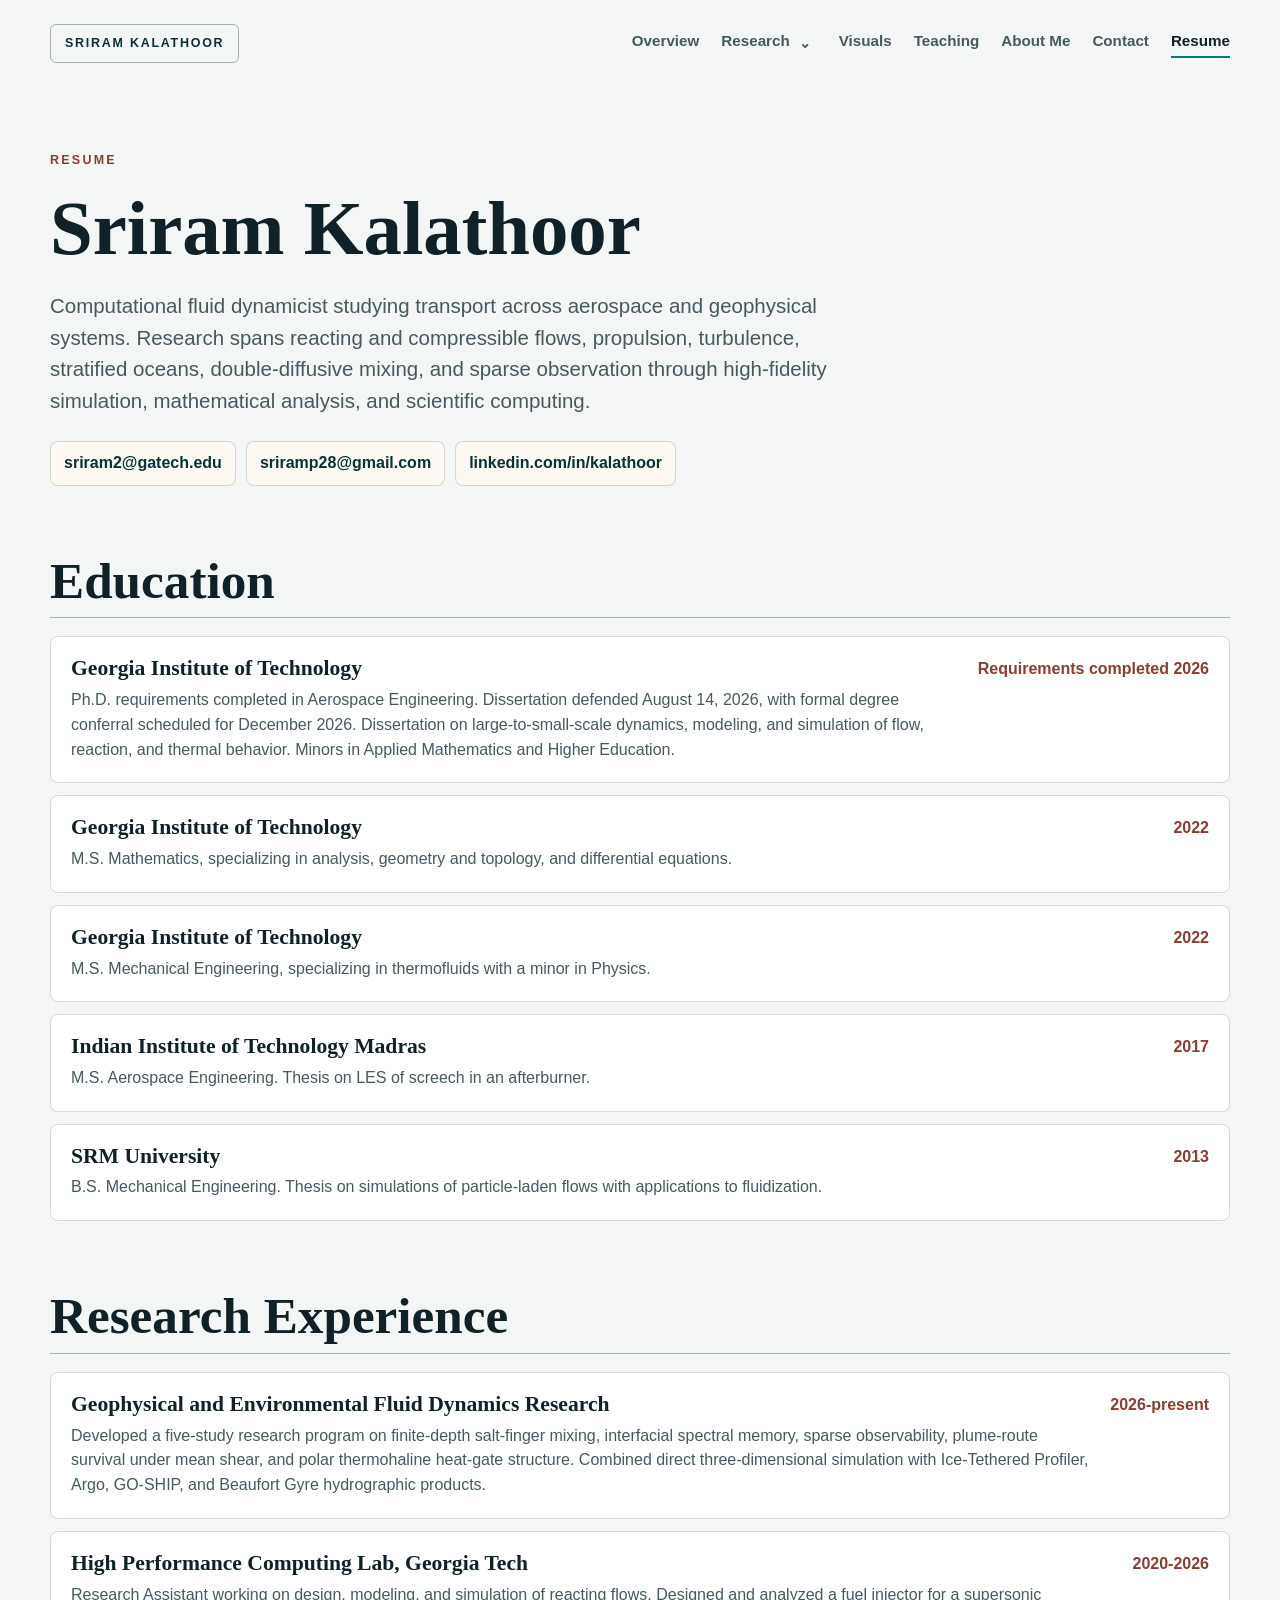
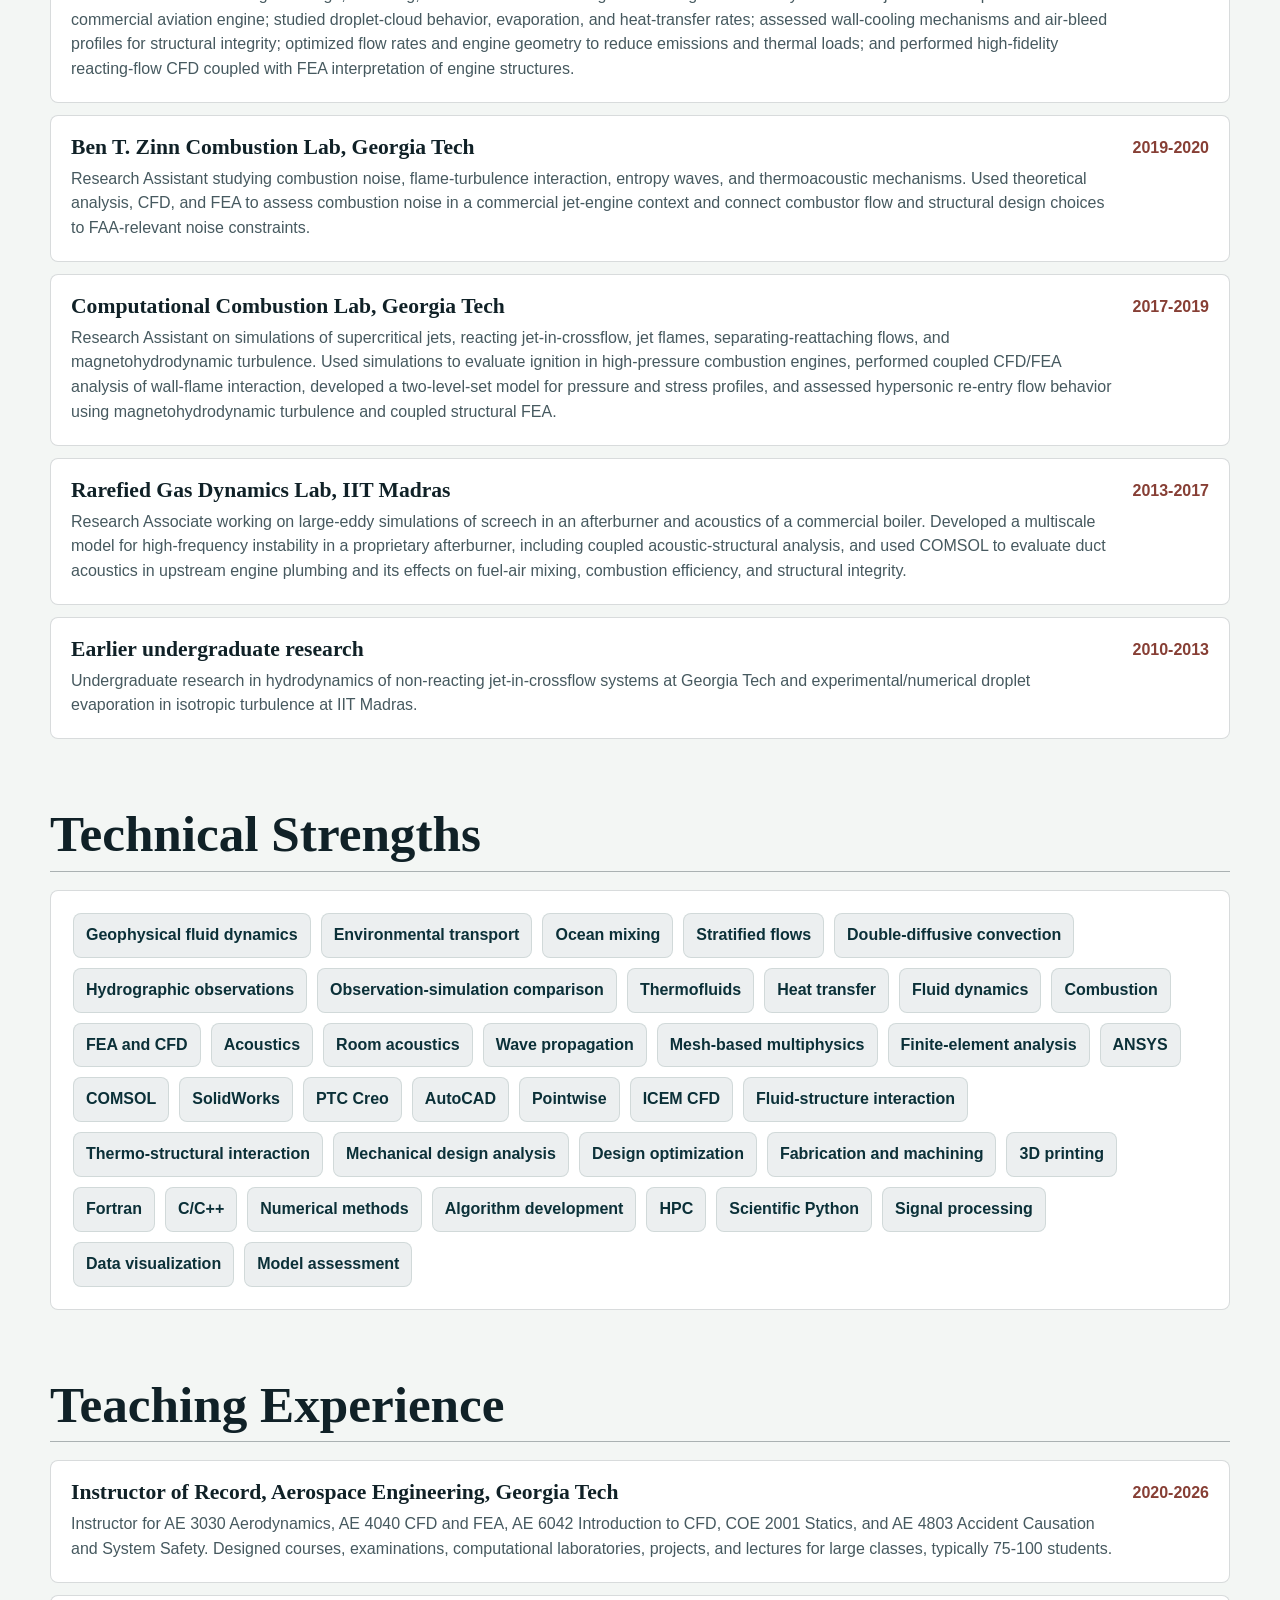
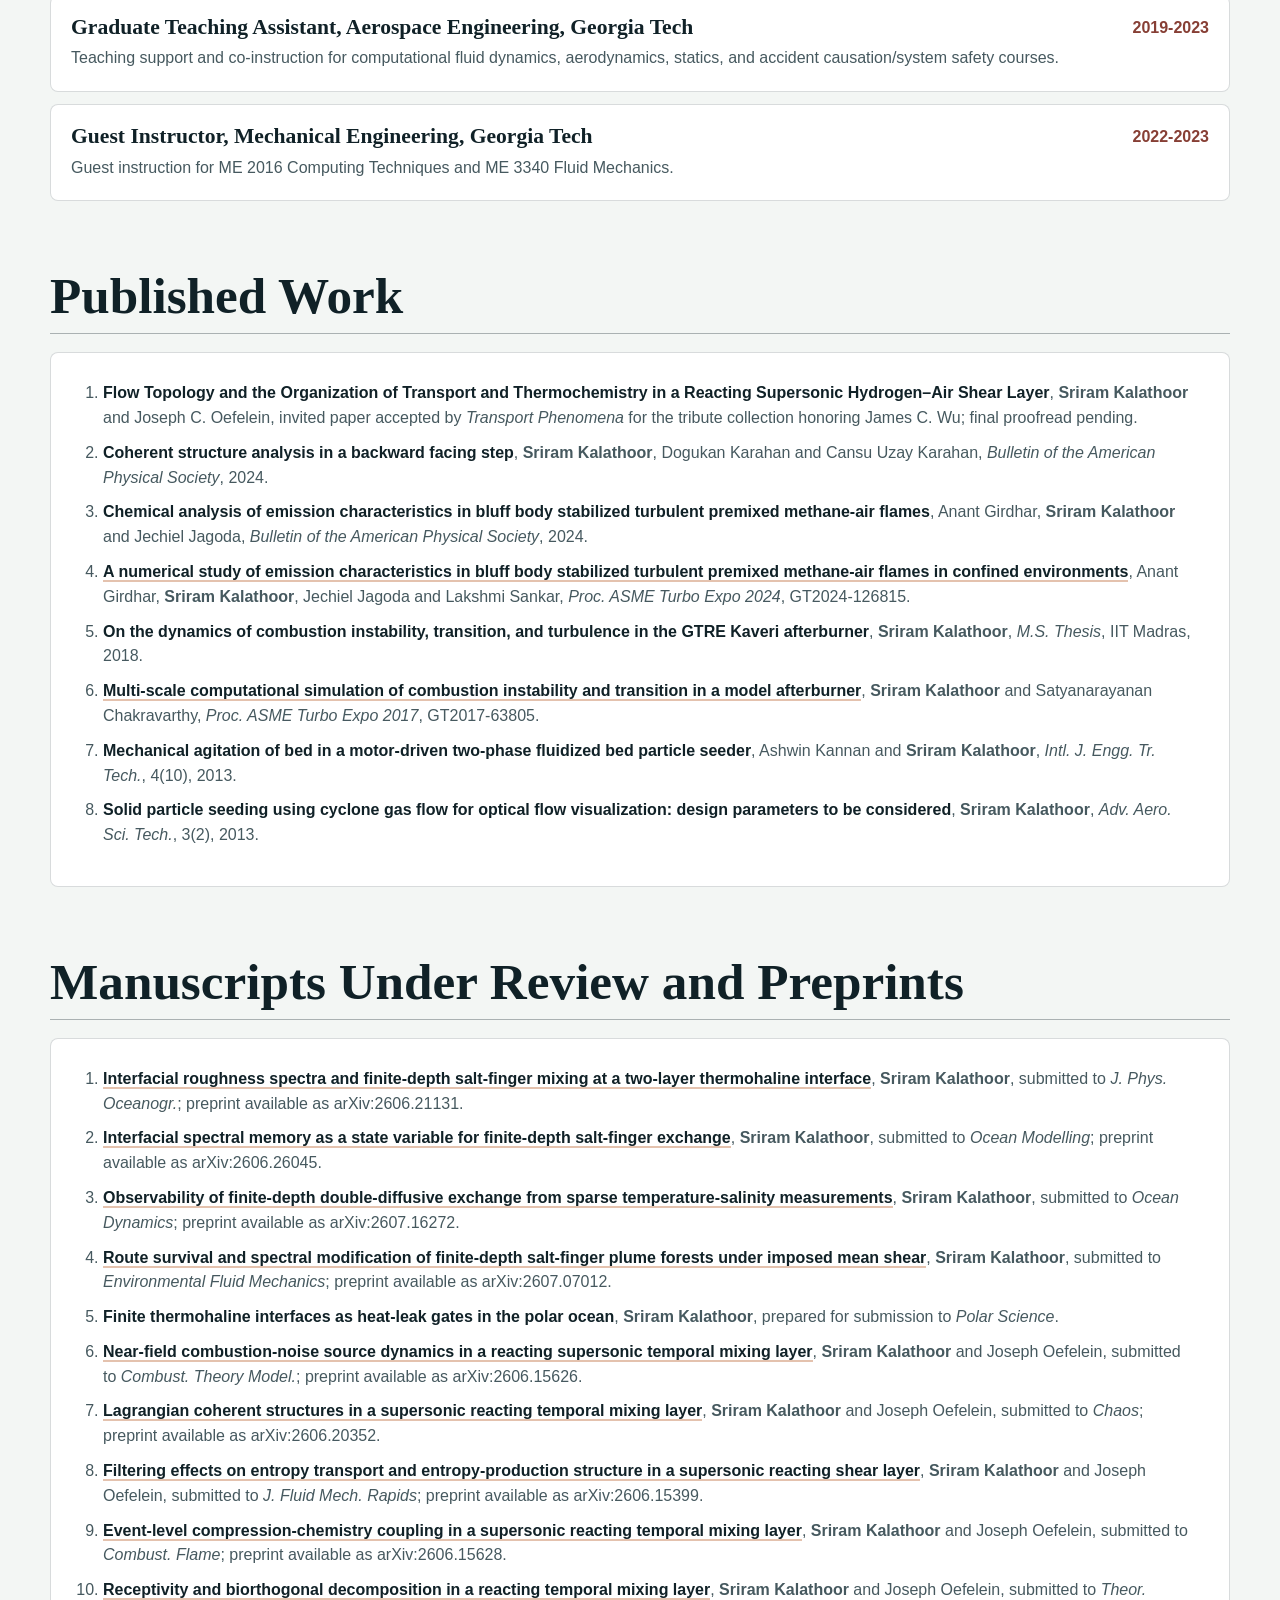
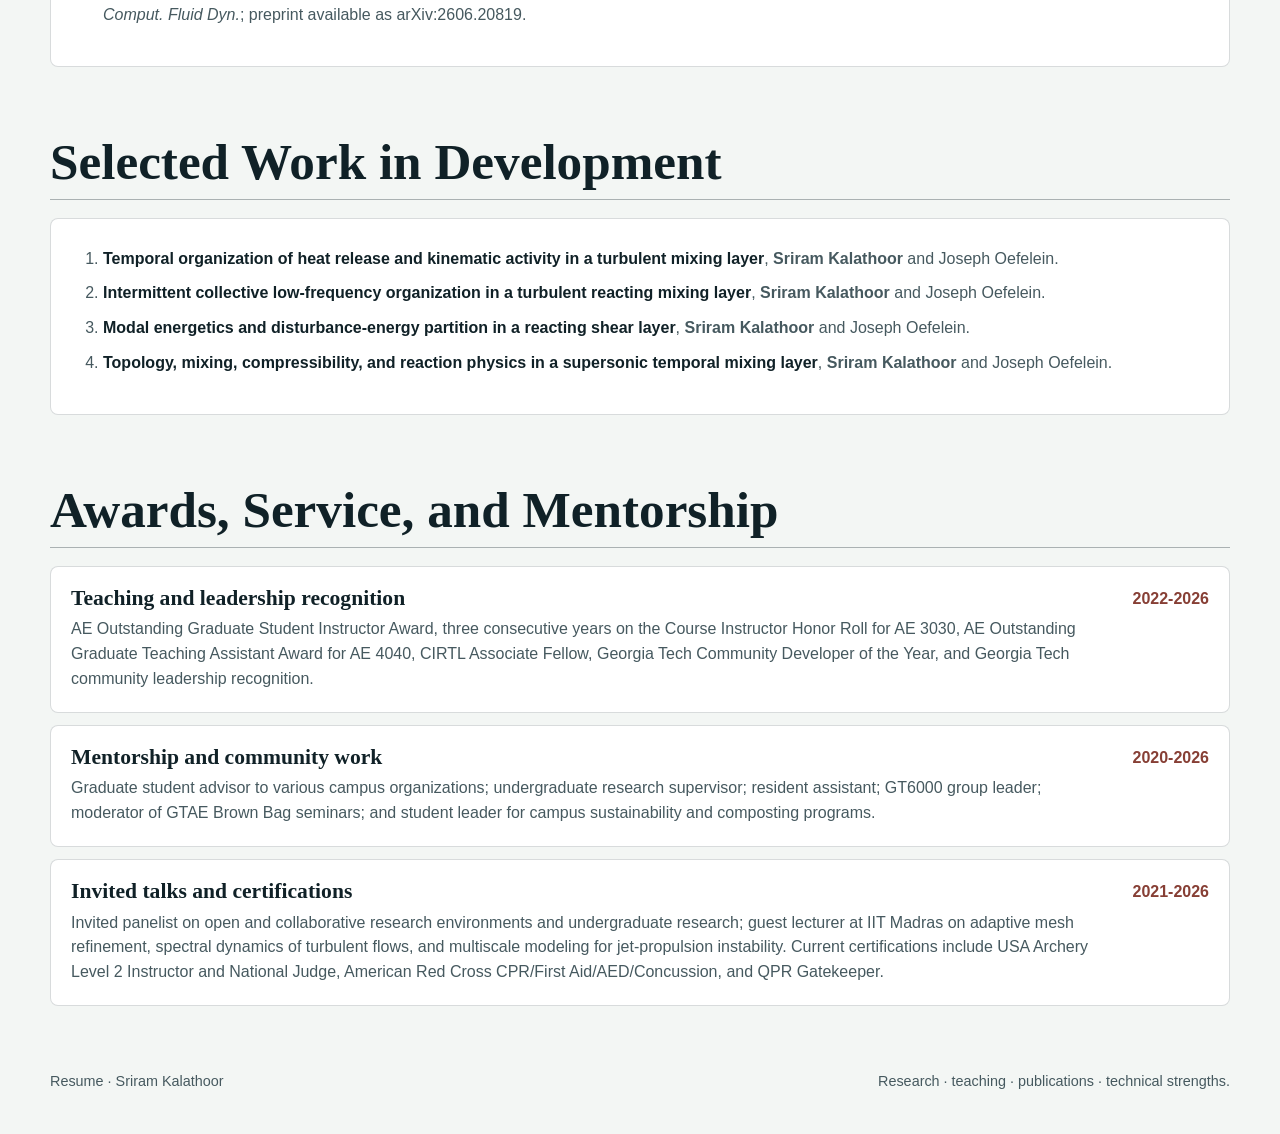
<file: resume.html>
<!doctype html>
<html lang="en">
  <head>
    <meta charset="utf-8" />
    <meta name="viewport" content="width=device-width, initial-scale=1" />
    <title>Resume | Sriram Kalathoor</title>
    <meta
      name="description"
      content="Resume for Sriram Kalathoor, a computational fluid dynamicist working across aerospace and geophysical systems, numerical simulation, transport physics, and engineering education."
    />
    <meta name="robots" content="index, follow" />
    <link rel="canonical" href="https://sriramp28.github.io/resume.html" />
    <meta property="og:title" content="Resume | Sriram Kalathoor" />
    <meta property="og:description" content="Computational fluid dynamics across aerospace and geophysical systems, transport, turbulence, reacting flows, ocean mixing, and teaching." />
    <meta property="og:type" content="profile" />
    <meta property="og:url" content="https://sriramp28.github.io/resume.html" />
    <meta property="og:image" content="https://sriramp28.github.io/assets/social-preview.png" />
    <meta property="og:image:width" content="1200" />
    <meta property="og:image:height" content="630" />
    <meta property="og:image:alt" content="Sriram Kalathoor computational fluid dynamics across aerospace and geophysical systems" />
    <meta name="twitter:card" content="summary_large_image" />
    <meta name="twitter:title" content="Resume | Sriram Kalathoor" />
    <meta name="twitter:description" content="Computational fluid dynamicist working across aerospace and geophysical systems, numerical modeling, and teaching." />
    <meta name="twitter:image" content="https://sriramp28.github.io/assets/social-preview.png" />
    <link rel="stylesheet" href="styles.css?v=20260818-research-split" />
  </head>
  <body>
    <header class="site-header">
      <nav class="nav">
        <a class="brand" href="index.html">Sriram Kalathoor</a>
        <div class="nav-links">
          <a href="index.html">Overview</a>
          <div class="nav-dropdown">
            <div class="nav-dropdown-trigger">
              <a class="nav-dropdown-link" href="research.html">Research</a>
              <button class="nav-dropdown-toggle" type="button" aria-expanded="false" aria-controls="research-submenu" aria-label="Open research menu"><span aria-hidden="true">⌄</span></button>
            </div>
            <div class="nav-dropdown-menu" id="research-submenu">
              <a href="research-aerospace.html">Aerospace Engineering</a>
              <a href="research-geophysics.html">Geophysics &amp; Oceanography</a>
            </div>
          </div>
          <a href="media.html">Visuals</a>
          <a href="teaching.html">Teaching</a>
          <a href="about.html">About Me</a>
          <a href="contact.html">Contact</a>
          <a aria-current="page" href="resume.html">Resume</a>
        </div>
      </nav>
    </header>

    <main>
      <section class="page-hero resume-hero">
        <p class="eyebrow">Resume</p>
        <h1>Sriram Kalathoor</h1>
        <p>
          Computational fluid dynamicist studying transport across aerospace and geophysical systems. Research spans
          reacting and compressible flows, propulsion, turbulence, stratified oceans, double-diffusive mixing, and
          sparse observation through high-fidelity simulation, mathematical analysis, and scientific computing.
        </p>
        <div class="contact-strip" aria-label="Contact links">
          <a href="mailto:sriram2@gatech.edu">sriram2@gatech.edu</a>
          <a href="mailto:sriramp28@gmail.com">sriramp28@gmail.com</a>
          <a href="https://linkedin.com/in/kalathoor">linkedin.com/in/kalathoor</a>
        </div>
      </section>

      <section class="cv-section">
        <h2>Education</h2>
        <div class="cv-list">
          <article class="cv-item">
            <div>
              <h3>Georgia Institute of Technology</h3>
              <p>Ph.D. requirements completed in Aerospace Engineering. Dissertation defended August 14, 2026, with formal degree conferral scheduled for December 2026. Dissertation on large-to-small-scale dynamics, modeling, and simulation of flow, reaction, and thermal behavior. Minors in Applied Mathematics and Higher Education.</p>
            </div>
            <span>Requirements completed 2026</span>
          </article>
          <article class="cv-item">
            <div>
              <h3>Georgia Institute of Technology</h3>
              <p>M.S. Mathematics, specializing in analysis, geometry and topology, and differential equations.</p>
            </div>
            <span>2022</span>
          </article>
          <article class="cv-item">
            <div>
              <h3>Georgia Institute of Technology</h3>
              <p>M.S. Mechanical Engineering, specializing in thermofluids with a minor in Physics.</p>
            </div>
            <span>2022</span>
          </article>
          <article class="cv-item">
            <div>
              <h3>Indian Institute of Technology Madras</h3>
              <p>M.S. Aerospace Engineering. Thesis on LES of screech in an afterburner.</p>
            </div>
            <span>2017</span>
          </article>
          <article class="cv-item">
            <div>
              <h3>SRM University</h3>
              <p>B.S. Mechanical Engineering. Thesis on simulations of particle-laden flows with applications to fluidization.</p>
            </div>
            <span>2013</span>
          </article>
        </div>
      </section>

      <section class="cv-section">
        <h2>Research Experience</h2>
        <div class="cv-list">
          <article class="cv-item">
            <div>
              <h3>Geophysical and Environmental Fluid Dynamics Research</h3>
              <p>Developed a five-study research program on finite-depth salt-finger mixing, interfacial spectral memory, sparse observability, plume-route survival under mean shear, and polar thermohaline heat-gate structure. Combined direct three-dimensional simulation with Ice-Tethered Profiler, Argo, GO-SHIP, and Beaufort Gyre hydrographic products.</p>
            </div>
            <span>2026-present</span>
          </article>
          <article class="cv-item">
            <div>
              <h3>High Performance Computing Lab, Georgia Tech</h3>
              <p>Research Assistant working on design, modeling, and simulation of reacting flows. Designed and analyzed a fuel injector for a supersonic commercial aviation engine; studied droplet-cloud behavior, evaporation, and heat-transfer rates; assessed wall-cooling mechanisms and air-bleed profiles for structural integrity; optimized flow rates and engine geometry to reduce emissions and thermal loads; and performed high-fidelity reacting-flow CFD coupled with FEA interpretation of engine structures.</p>
            </div>
            <span>2020-2026</span>
          </article>
          <article class="cv-item">
            <div>
              <h3>Ben T. Zinn Combustion Lab, Georgia Tech</h3>
              <p>Research Assistant studying combustion noise, flame-turbulence interaction, entropy waves, and thermoacoustic mechanisms. Used theoretical analysis, CFD, and FEA to assess combustion noise in a commercial jet-engine context and connect combustor flow and structural design choices to FAA-relevant noise constraints.</p>
            </div>
            <span>2019-2020</span>
          </article>
          <article class="cv-item">
            <div>
              <h3>Computational Combustion Lab, Georgia Tech</h3>
              <p>Research Assistant on simulations of supercritical jets, reacting jet-in-crossflow, jet flames, separating-reattaching flows, and magnetohydrodynamic turbulence. Used simulations to evaluate ignition in high-pressure combustion engines, performed coupled CFD/FEA analysis of wall-flame interaction, developed a two-level-set model for pressure and stress profiles, and assessed hypersonic re-entry flow behavior using magnetohydrodynamic turbulence and coupled structural FEA.</p>
            </div>
            <span>2017-2019</span>
          </article>
          <article class="cv-item">
            <div>
              <h3>Rarefied Gas Dynamics Lab, IIT Madras</h3>
              <p>Research Associate working on large-eddy simulations of screech in an afterburner and acoustics of a commercial boiler. Developed a multiscale model for high-frequency instability in a proprietary afterburner, including coupled acoustic-structural analysis, and used COMSOL to evaluate duct acoustics in upstream engine plumbing and its effects on fuel-air mixing, combustion efficiency, and structural integrity.</p>
            </div>
            <span>2013-2017</span>
          </article>
          <article class="cv-item">
            <div>
              <h3>Earlier undergraduate research</h3>
              <p>Undergraduate research in hydrodynamics of non-reacting jet-in-crossflow systems at Georgia Tech and experimental/numerical droplet evaporation in isotropic turbulence at IIT Madras.</p>
            </div>
            <span>2010-2013</span>
          </article>
        </div>
      </section>

      <section class="cv-section">
        <h2>Technical Strengths</h2>
        <div class="skill-cloud">
          <span>Geophysical fluid dynamics</span>
          <span>Environmental transport</span>
          <span>Ocean mixing</span>
          <span>Stratified flows</span>
          <span>Double-diffusive convection</span>
          <span>Hydrographic observations</span>
          <span>Observation-simulation comparison</span>
          <span>Thermofluids</span>
          <span>Heat transfer</span>
          <span>Fluid dynamics</span>
          <span>Combustion</span>
          <span>FEA and CFD</span>
          <span>Acoustics</span>
          <span>Room acoustics</span>
          <span>Wave propagation</span>
          <span>Mesh-based multiphysics</span>
          <span>Finite-element analysis</span>
          <span>ANSYS</span>
          <span>COMSOL</span>
          <span>SolidWorks</span>
          <span>PTC Creo</span>
          <span>AutoCAD</span>
          <span>Pointwise</span>
          <span>ICEM CFD</span>
          <span>Fluid-structure interaction</span>
          <span>Thermo-structural interaction</span>
          <span>Mechanical design analysis</span>
          <span>Design optimization</span>
          <span>Fabrication and machining</span>
          <span>3D printing</span>
          <span>Fortran</span>
          <span>C/C++</span>
          <span>Numerical methods</span>
          <span>Algorithm development</span>
          <span>HPC</span>
          <span>Scientific Python</span>
          <span>Signal processing</span>
          <span>Data visualization</span>
          <span>Model assessment</span>
        </div>
      </section>

      <section class="cv-section">
        <h2>Teaching Experience</h2>
        <div class="cv-list">
          <article class="cv-item">
            <div>
              <h3>Instructor of Record, Aerospace Engineering, Georgia Tech</h3>
              <p>Instructor for AE 3030 Aerodynamics, AE 4040 CFD and FEA, AE 6042 Introduction to CFD, COE 2001 Statics, and AE 4803 Accident Causation and System Safety. Designed courses, examinations, computational laboratories, projects, and lectures for large classes, typically 75-100 students.</p>
            </div>
            <span>2020-2026</span>
          </article>
          <article class="cv-item">
            <div>
              <h3>Graduate Teaching Assistant, Aerospace Engineering, Georgia Tech</h3>
              <p>Teaching support and co-instruction for computational fluid dynamics, aerodynamics, statics, and accident causation/system safety courses.</p>
            </div>
            <span>2019-2023</span>
          </article>
          <article class="cv-item">
            <div>
              <h3>Guest Instructor, Mechanical Engineering, Georgia Tech</h3>
              <p>Guest instruction for ME 2016 Computing Techniques and ME 3340 Fluid Mechanics.</p>
            </div>
            <span>2022-2023</span>
          </article>
        </div>
      </section>

      <section class="cv-section">
        <h2>Published Work</h2>
        <ol class="publication-list compact">
          <li><span>Flow Topology and the Organization of Transport and Thermochemistry in a Reacting Supersonic Hydrogen–Air Shear Layer</span>, <strong>Sriram Kalathoor</strong> and Joseph C. Oefelein, invited paper accepted by <em>Transport Phenomena</em> for the tribute collection honoring James C. Wu; final proofread pending.</li>
          <li><span>Coherent structure analysis in a backward facing step</span>, <strong>Sriram Kalathoor</strong>, Dogukan Karahan and Cansu Uzay Karahan, <em>Bulletin of the American Physical Society</em>, 2024.</li>
          <li><span>Chemical analysis of emission characteristics in bluff body stabilized turbulent premixed methane-air flames</span>, Anant Girdhar, <strong>Sriram Kalathoor</strong> and Jechiel Jagoda, <em>Bulletin of the American Physical Society</em>, 2024.</li>
          <li><a href="https://doi.org/10.1115/GT2024-126815"><span>A numerical study of emission characteristics in bluff body stabilized turbulent premixed methane-air flames in confined environments</span></a>, Anant Girdhar, <strong>Sriram Kalathoor</strong>, Jechiel Jagoda and Lakshmi Sankar, <em>Proc. ASME Turbo Expo 2024</em>, GT2024-126815.</li>
          <li><span>On the dynamics of combustion instability, transition, and turbulence in the GTRE Kaveri afterburner</span>, <strong>Sriram Kalathoor</strong>, <em>M.S. Thesis</em>, IIT Madras, 2018.</li>
          <li><a href="https://doi.org/10.1115/GT2017-63805"><span>Multi-scale computational simulation of combustion instability and transition in a model afterburner</span></a>, <strong>Sriram Kalathoor</strong> and Satyanarayanan Chakravarthy, <em>Proc. ASME Turbo Expo 2017</em>, GT2017-63805.</li>
          <li><span>Mechanical agitation of bed in a motor-driven two-phase fluidized bed particle seeder</span>, Ashwin Kannan and <strong>Sriram Kalathoor</strong>, <em>Intl. J. Engg. Tr. Tech.</em>, 4(10), 2013.</li>
          <li><span>Solid particle seeding using cyclone gas flow for optical flow visualization: design parameters to be considered</span>, <strong>Sriram Kalathoor</strong>, <em>Adv. Aero. Sci. Tech.</em>, 3(2), 2013.</li>
        </ol>
      </section>

      <section class="cv-section">
        <h2>Manuscripts Under Review and Preprints</h2>
        <ol class="publication-list compact">
          <li><a href="https://doi.org/10.48550/arXiv.2606.21131"><span>Interfacial roughness spectra and finite-depth salt-finger mixing at a two-layer thermohaline interface</span></a>, <strong>Sriram Kalathoor</strong>, submitted to <em>J. Phys. Oceanogr.</em>; preprint available as arXiv:2606.21131.</li>
          <li><a href="https://doi.org/10.48550/arXiv.2606.26045"><span>Interfacial spectral memory as a state variable for finite-depth salt-finger exchange</span></a>, <strong>Sriram Kalathoor</strong>, submitted to <em>Ocean Modelling</em>; preprint available as arXiv:2606.26045.</li>
          <li><a href="https://doi.org/10.48550/arXiv.2607.16272"><span>Observability of finite-depth double-diffusive exchange from sparse temperature-salinity measurements</span></a>, <strong>Sriram Kalathoor</strong>, submitted to <em>Ocean Dynamics</em>; preprint available as arXiv:2607.16272.</li>
          <li><a href="https://doi.org/10.48550/arXiv.2607.07012"><span>Route survival and spectral modification of finite-depth salt-finger plume forests under imposed mean shear</span></a>, <strong>Sriram Kalathoor</strong>, submitted to <em>Environmental Fluid Mechanics</em>; preprint available as arXiv:2607.07012.</li>
          <li><span>Finite thermohaline interfaces as heat-leak gates in the polar ocean</span>, <strong>Sriram Kalathoor</strong>, prepared for submission to <em>Polar Science</em>.</li>
          <li><a href="https://doi.org/10.48550/arXiv.2606.15626"><span>Near-field combustion-noise source dynamics in a reacting supersonic temporal mixing layer</span></a>, <strong>Sriram Kalathoor</strong> and Joseph Oefelein, submitted to <em>Combust. Theory Model.</em>; preprint available as arXiv:2606.15626.</li>
          <li><a href="https://doi.org/10.48550/arXiv.2606.20352"><span>Lagrangian coherent structures in a supersonic reacting temporal mixing layer</span></a>, <strong>Sriram Kalathoor</strong> and Joseph Oefelein, submitted to <em>Chaos</em>; preprint available as arXiv:2606.20352.</li>
          <li><a href="https://doi.org/10.48550/arXiv.2606.15399"><span>Filtering effects on entropy transport and entropy-production structure in a supersonic reacting shear layer</span></a>, <strong>Sriram Kalathoor</strong> and Joseph Oefelein, submitted to <em>J. Fluid Mech. Rapids</em>; preprint available as arXiv:2606.15399.</li>
          <li><a href="https://doi.org/10.48550/arXiv.2606.15628"><span>Event-level compression-chemistry coupling in a supersonic reacting temporal mixing layer</span></a>, <strong>Sriram Kalathoor</strong> and Joseph Oefelein, submitted to <em>Combust. Flame</em>; preprint available as arXiv:2606.15628.</li>
          <li><a href="https://doi.org/10.48550/arXiv.2606.20819"><span>Receptivity and biorthogonal decomposition in a reacting temporal mixing layer</span></a>, <strong>Sriram Kalathoor</strong> and Joseph Oefelein, submitted to <em>Theor. Comput. Fluid Dyn.</em>; preprint available as arXiv:2606.20819.</li>
        </ol>
      </section>

      <section class="cv-section">
        <h2>Selected Work in Development</h2>
        <ol class="publication-list compact">
          <li><span>Temporal organization of heat release and kinematic activity in a turbulent mixing layer</span>, <strong>Sriram Kalathoor</strong> and Joseph Oefelein.</li>
          <li><span>Intermittent collective low-frequency organization in a turbulent reacting mixing layer</span>, <strong>Sriram Kalathoor</strong> and Joseph Oefelein.</li>
          <li><span>Modal energetics and disturbance-energy partition in a reacting shear layer</span>, <strong>Sriram Kalathoor</strong> and Joseph Oefelein.</li>
          <li><span>Topology, mixing, compressibility, and reaction physics in a supersonic temporal mixing layer</span>, <strong>Sriram Kalathoor</strong> and Joseph Oefelein.</li>
        </ol>
      </section>

      <section class="cv-section">
        <h2>Awards, Service, and Mentorship</h2>
        <div class="cv-list">
          <article class="cv-item">
            <div>
              <h3>Teaching and leadership recognition</h3>
              <p>AE Outstanding Graduate Student Instructor Award, three consecutive years on the Course Instructor Honor Roll for AE 3030, AE Outstanding Graduate Teaching Assistant Award for AE 4040, CIRTL Associate Fellow, Georgia Tech Community Developer of the Year, and Georgia Tech community leadership recognition.</p>
            </div>
            <span>2022-2026</span>
          </article>
          <article class="cv-item">
            <div>
              <h3>Mentorship and community work</h3>
              <p>Graduate student advisor to various campus organizations; undergraduate research supervisor; resident assistant; GT6000 group leader; moderator of GTAE Brown Bag seminars; and student leader for campus sustainability and composting programs.</p>
            </div>
            <span>2020-2026</span>
          </article>
          <article class="cv-item">
            <div>
              <h3>Invited talks and certifications</h3>
              <p>Invited panelist on open and collaborative research environments and undergraduate research; guest lecturer at IIT Madras on adaptive mesh refinement, spectral dynamics of turbulent flows, and multiscale modeling for jet-propulsion instability. Current certifications include USA Archery Level 2 Instructor and National Judge, American Red Cross CPR/First Aid/AED/Concussion, and QPR Gatekeeper.</p>
            </div>
            <span>2021-2026</span>
          </article>
        </div>
      </section>
    </main>

    <footer class="footer">
      <span>Resume · Sriram Kalathoor</span>
      <span>Research · teaching · publications · technical strengths.</span>
    </footer>

    <script src="script.js?v=20260818-research-split"></script>
  </body>
</html>
</file>
<file: styles.css>
:root {
  --ink: #102127;
  --ink-soft: #46595f;
  --paper: #f3f6f4;
  --paper-deep: #dce5e1;
  --panel: rgba(255, 255, 255, 0.86);
  --panel-strong: rgba(255, 255, 255, 0.97);
  --line: rgba(16, 33, 39, 0.16);
  --line-strong: rgba(16, 33, 39, 0.32);
  --ember: #b14f3f;
  --oxide: #873f35;
  --teal: #087b78;
  --deep: #0b3038;
  --gold: #bf8d28;
  --shadow: 0 20px 60px rgba(10, 31, 39, 0.14);
  --radius-xl: 8px;
  --radius-lg: 8px;
  --radius-md: 6px;
  color-scheme: light;
}

* {
  box-sizing: border-box;
}

html {
  scroll-behavior: smooth;
}

body {
  margin: 0;
  background: var(--paper);
  color: var(--ink);
  font-family: "Avenir Next", "Gill Sans", "Trebuchet MS", sans-serif;
  line-height: 1.55;
  min-height: 100vh;
  overflow-x: hidden;
}

a {
  color: inherit;
  text-decoration: none;
}

button {
  font: inherit;
}

.site-shell {
  width: min(1180px, calc(100% - 40px));
  margin: 0 auto;
}

.site-header,
main,
.footer {
  width: min(1180px, calc(100% - 40px));
  margin: 0 auto;
}

.nav {
  align-items: center;
  display: flex;
  justify-content: space-between;
  padding: 24px 0 12px;
}

.brand {
  border: 1px solid var(--line-strong);
  border-radius: 6px;
  color: var(--deep);
  font-size: 0.78rem;
  font-weight: 800;
  letter-spacing: 0.14em;
  padding: 9px 14px;
  text-transform: uppercase;
}

.nav-links {
  align-items: center;
  display: flex;
  gap: 22px;
  color: var(--ink-soft);
  font-size: 0.95rem;
  font-weight: 700;
}

.nav-links a {
  border-bottom: 2px solid transparent;
  padding-bottom: 3px;
}

.nav-links a:hover {
  border-color: var(--ember);
  color: var(--ink);
}

.nav-links a[aria-current="page"] {
  border-color: var(--teal);
  color: var(--ink);
}

.nav-dropdown {
  position: relative;
}

.nav-dropdown-trigger {
  align-items: center;
  display: flex;
}

.nav-dropdown-toggle {
  align-items: center;
  background: transparent;
  border: 0;
  color: var(--ink-soft);
  cursor: pointer;
  display: inline-flex;
  justify-content: center;
  margin-left: 3px;
  min-height: 30px;
  min-width: 24px;
  padding: 0;
}

.nav-dropdown-toggle span {
  display: inline-block;
  font-size: 0.9rem;
  line-height: 1;
  transition: transform 160ms ease;
}

.nav-dropdown-menu {
  background: var(--panel-strong);
  border: 1px solid var(--line-strong);
  border-radius: 6px;
  box-shadow: 0 16px 34px rgba(10, 31, 39, 0.17);
  display: grid;
  gap: 2px;
  left: -14px;
  min-width: 248px;
  opacity: 0;
  padding: 8px;
  pointer-events: none;
  position: absolute;
  top: calc(100% + 8px);
  transform: translateY(-5px);
  transition: opacity 140ms ease, transform 140ms ease, visibility 140ms ease;
  visibility: hidden;
  z-index: 30;
}

.nav-links .nav-dropdown-menu a {
  border: 0;
  border-radius: 4px;
  color: var(--ink);
  line-height: 1.3;
  padding: 10px 12px;
}

.nav-links .nav-dropdown-menu a:hover,
.nav-links .nav-dropdown-menu a:focus-visible {
  background: var(--paper-deep);
  color: var(--deep);
  outline: none;
}

.nav-links .nav-dropdown-menu a[aria-current="page"] {
  background: rgba(8, 123, 120, 0.1);
  color: var(--teal);
}

.nav-dropdown:hover .nav-dropdown-menu,
.nav-dropdown:focus-within .nav-dropdown-menu,
.nav-dropdown.open .nav-dropdown-menu {
  opacity: 1;
  pointer-events: auto;
  transform: translateY(0);
  visibility: visible;
}

.nav-dropdown.force-closed .nav-dropdown-menu {
  opacity: 0;
  pointer-events: none;
  transform: translateY(-5px);
  visibility: hidden;
}

.nav-dropdown.open .nav-dropdown-toggle span,
.nav-dropdown:hover .nav-dropdown-toggle span,
.nav-dropdown:focus-within .nav-dropdown-toggle span {
  transform: rotate(180deg);
}

.nav-dropdown.force-closed .nav-dropdown-toggle span {
  transform: rotate(0);
}

.nav-dropdown.current-section .nav-dropdown-link {
  border-color: var(--teal);
  color: var(--ink);
}

.hero {
  display: grid;
  gap: 38px;
  grid-template-columns: minmax(0, 1.25fr) minmax(320px, 0.75fr);
  padding: 72px 0 54px;
}

.hero-wide {
  grid-template-columns: minmax(0, 1.15fr) minmax(320px, 0.85fr);
}

.eyebrow {
  color: var(--oxide);
  font-size: 0.78rem;
  font-weight: 900;
  letter-spacing: 0.18em;
  margin: 0 0 18px;
  text-transform: uppercase;
}

h1,
h2,
h3 {
  font-family: "Iowan Old Style", "Palatino", "Georgia", serif;
  letter-spacing: 0;
  line-height: 1.05;
  margin: 0;
}

h1 {
  font-size: clamp(3rem, 7vw, 6.9rem);
  letter-spacing: 0;
  max-width: 980px;
}

.hero-subtitle {
  color: var(--ink-soft);
  font-size: clamp(1.08rem, 2vw, 1.36rem);
  margin: 28px 0 0;
  max-width: 760px;
}

.hero-actions {
  display: flex;
  flex-wrap: wrap;
  gap: 12px;
  margin-top: 32px;
}

.button {
  align-items: center;
  border: 1px solid var(--line-strong);
  border-radius: 6px;
  display: inline-flex;
  font-weight: 850;
  min-height: 44px;
  padding: 11px 18px;
  transition: transform 180ms ease, box-shadow 180ms ease, background 180ms ease;
}

.button.primary {
  background: var(--ink);
  border-color: var(--ink);
  color: var(--paper);
  box-shadow: 0 12px 30px rgba(20, 18, 15, 0.18);
}

.button.secondary {
  background: rgba(255, 251, 240, 0.54);
  color: var(--deep);
}

.button:hover {
  transform: translateY(-2px);
}

.hero-card {
  align-self: end;
  background:
    linear-gradient(160deg, rgba(255, 251, 240, 0.9), rgba(255, 251, 240, 0.62)),
    repeating-linear-gradient(135deg, rgba(20, 18, 15, 0.05) 0 1px, transparent 1px 12px);
  border: 1px solid var(--line);
  border-radius: var(--radius-xl);
  box-shadow: var(--shadow);
  padding: 28px;
  position: relative;
  overflow: hidden;
}

.hero-panel {
  align-self: end;
  background:
    linear-gradient(160deg, rgba(255, 251, 240, 0.9), rgba(255, 251, 240, 0.62)),
    repeating-linear-gradient(135deg, rgba(20, 18, 15, 0.05) 0 1px, transparent 1px 12px);
  border: 1px solid var(--line);
  border-radius: var(--radius-xl);
  box-shadow: var(--shadow);
  display: grid;
  gap: 14px;
  overflow: hidden;
  padding: 28px;
  position: relative;
}

.hero-panel::before {
  background: linear-gradient(135deg, var(--ember), var(--teal));
  border-radius: 8px;
  content: "";
  height: 150px;
  opacity: 0.18;
  position: absolute;
  right: -55px;
  top: -55px;
  width: 150px;
}

.orb {
  border-radius: 8px;
  filter: blur(2px);
  opacity: 0.38;
  position: absolute;
}

.orb-one {
  background: var(--gold);
  height: 110px;
  left: -46px;
  top: 24px;
  width: 110px;
}

.orb-two {
  background: var(--teal);
  bottom: -52px;
  height: 140px;
  right: 60px;
  width: 140px;
}

.hero-panel .metric {
  backdrop-filter: blur(10px);
  position: relative;
  z-index: 1;
}

.metric-value {
  display: block;
  font-family: "Iowan Old Style", "Palatino", "Georgia", serif;
  font-size: 2rem;
  font-weight: 900;
  line-height: 1;
}

.metric-label {
  color: var(--ink-soft);
  display: block;
  font-size: 0.84rem;
  font-weight: 750;
  margin-top: 7px;
}

.hero-text {
  color: var(--ink-soft);
  font-size: clamp(1.08rem, 2vw, 1.36rem);
  margin: 28px 0 0;
  max-width: 760px;
}

.hero-card::before {
  background: linear-gradient(135deg, var(--ember), var(--teal));
  border-radius: 8px;
  content: "";
  height: 130px;
  opacity: 0.18;
  position: absolute;
  right: -45px;
  top: -45px;
  width: 130px;
}

.metric-grid {
  display: grid;
  gap: 14px;
  grid-template-columns: repeat(2, minmax(0, 1fr));
  margin-top: 22px;
}

.metric {
  background: rgba(255, 251, 240, 0.68);
  border: 1px solid var(--line);
  border-radius: 8px;
  padding: 16px;
}

.metric strong {
  display: block;
  font-family: "Iowan Old Style", "Palatino", "Georgia", serif;
  font-size: 2rem;
  line-height: 1;
}

.metric span {
  color: var(--ink-soft);
  display: block;
  font-size: 0.84rem;
  font-weight: 750;
  margin-top: 7px;
}

.section {
  padding: 48px 0;
}

.page-hero {
  padding: 76px 0 34px;
}

.page-hero h1 {
  font-size: clamp(2.7rem, 6vw, 5.8rem);
  letter-spacing: 0;
  max-width: 980px;
}

.page-hero p:not(.eyebrow) {
  color: var(--ink-soft);
  font-size: clamp(1.05rem, 2vw, 1.28rem);
  max-width: 820px;
}

.section-header {
  align-items: end;
  display: flex;
  gap: 24px;
  justify-content: space-between;
  margin-bottom: 24px;
}

.section-heading {
  margin-bottom: 24px;
}

.section-heading h2 {
  font-size: clamp(2rem, 4vw, 3.5rem);
  letter-spacing: 0;
  max-width: 920px;
}

.section-heading p:not(.eyebrow),
.section-note {
  color: var(--ink-soft);
  max-width: 680px;
}

.section-header h2 {
  font-size: clamp(2rem, 4vw, 3.5rem);
  letter-spacing: 0;
}

.section-header p {
  color: var(--ink-soft);
  margin: 0;
  max-width: 560px;
}

.theme-grid {
  display: grid;
  gap: 16px;
  grid-template-columns: repeat(4, minmax(0, 1fr));
}

.theme-card {
  background: var(--panel);
  border: 1px solid var(--line);
  border-radius: var(--radius-lg);
  padding: 22px;
}

.theme-card h3 {
  font-size: 1.45rem;
  letter-spacing: 0;
}

.theme-card p {
  color: var(--ink-soft);
  margin: 12px 0 0;
}

.split-section {
  align-items: stretch;
  display: grid;
  gap: 18px;
  grid-template-columns: minmax(0, 0.95fr) minmax(0, 1.05fr);
}

.callout {
  background:
    linear-gradient(160deg, rgba(16, 57, 61, 0.94), rgba(20, 18, 15, 0.9)),
    radial-gradient(circle at 15% 0%, rgba(214, 169, 53, 0.34), transparent 24rem);
  border-radius: var(--radius-xl);
  color: #fff7e7;
  padding: 30px;
}

.callout .eyebrow,
.callout p {
  color: rgba(255, 247, 231, 0.76);
}

.callout h2 {
  font-size: clamp(2rem, 4vw, 3.6rem);
  letter-spacing: 0;
}

.capability-list {
  align-content: start;
  background: var(--panel-strong);
  border: 1px solid var(--line);
  border-radius: var(--radius-xl);
  display: flex;
  flex-wrap: wrap;
  gap: 12px;
  padding: 28px;
}

.capability-list span {
  background: rgba(16, 57, 61, 0.08);
  border: 1px solid rgba(16, 57, 61, 0.12);
  border-radius: 8px;
  color: var(--deep);
  font-weight: 850;
  padding: 10px 14px;
}

.research-grid {
  display: grid;
  gap: 16px;
  grid-template-columns: repeat(4, minmax(0, 1fr));
}

.research-card {
  background: var(--panel);
  border: 1px solid var(--line);
  border-radius: var(--radius-lg);
  min-height: 260px;
  padding: 22px;
}

.research-card h3 {
  font-size: 1.45rem;
  letter-spacing: 0;
  margin-top: 30px;
}

.research-card p {
  color: var(--ink-soft);
  margin: 12px 0 0;
}

.card-index {
  color: var(--ember);
  font-family: "Iowan Old Style", "Palatino", "Georgia", serif;
  font-size: 2.2rem;
  font-weight: 900;
}

.filters {
  display: flex;
  flex-wrap: wrap;
  gap: 10px;
  margin-bottom: 24px;
}

.filter-button {
  background: rgba(255, 251, 240, 0.55);
  border: 1px solid var(--line);
  border-radius: 8px;
  color: var(--ink-soft);
  cursor: pointer;
  font-size: 0.9rem;
  font-weight: 850;
  padding: 10px 14px;
}

.filter-button.active {
  background: var(--deep);
  border-color: var(--deep);
  color: #fff8e7;
}

.paper-grid {
  display: grid;
  gap: 18px;
  grid-template-columns: repeat(3, minmax(0, 1fr));
}

.compact-heading {
  margin-top: 28px;
}

.case-grid {
  display: grid;
  gap: 20px;
  grid-template-columns: repeat(2, minmax(0, 1fr));
  margin-bottom: 36px;
}

.mixed-research-grid {
  display: grid;
  gap: 18px;
  grid-template-columns: repeat(3, minmax(0, 1fr));
}

.mixed-research-grid .case-card,
.mixed-research-grid .paper-card {
  min-height: 330px;
}

.mixed-research-grid .case-card {
  border-radius: var(--radius-lg);
  padding: 22px;
}

.mixed-research-grid .case-card h3 {
  font-size: 1.46rem;
  letter-spacing: 0;
}

.mixed-research-grid .case-media img,
.mixed-research-grid .case-media video,
.mixed-research-grid .inline-figure img {
  height: 225px;
  max-height: none;
}

.mixed-research-grid .case-media.two-up {
  grid-template-columns: repeat(2, minmax(0, 1fr));
}

.case-card {
  background:
    linear-gradient(180deg, var(--panel-strong), rgba(255, 251, 240, 0.74)),
    linear-gradient(90deg, rgba(10, 119, 116, 0.08), transparent);
  border: 1px solid var(--line);
  border-radius: var(--radius-xl);
  box-shadow: 0 14px 38px rgba(41, 31, 18, 0.08);
  display: flex;
  flex-direction: column;
  gap: 14px;
  padding: 20px;
}

.case-card.hidden {
  display: none;
}

.case-card h3 {
  font-size: clamp(1.6rem, 3vw, 2.25rem);
  letter-spacing: 0;
}

.case-card p {
  color: var(--ink-soft);
  margin: 0;
}

.stacked-flow-card .case-media img,
.stacked-flow-card .case-media video {
  max-height: 260px;
}

.case-media {
  display: grid;
  gap: 10px;
}

.media-card .case-media + .case-media {
  margin-top: 10px;
}

.case-media.two-up {
  grid-template-columns: repeat(2, minmax(0, 1fr));
}

.case-media img,
.case-media video,
.inline-figure img {
  background: rgba(20, 18, 15, 0.08);
  border: 1px solid var(--line);
  border-radius: 8px;
  display: block;
  height: 100%;
  max-height: 330px;
  object-fit: cover;
  width: 100%;
}

.case-media video {
  aspect-ratio: 16 / 9;
}

.inline-figure {
  margin: auto 0 0;
}

.paper-card {
  background:
    linear-gradient(180deg, var(--panel-strong), rgba(255, 251, 240, 0.72)),
    linear-gradient(90deg, rgba(184, 95, 42, 0.1), transparent);
  border: 1px solid var(--line);
  border-radius: var(--radius-lg);
  box-shadow: 0 14px 38px rgba(41, 31, 18, 0.08);
  display: flex;
  flex-direction: column;
  min-height: 310px;
  padding: 22px;
  transition: border-color 180ms ease, transform 180ms ease, opacity 180ms ease;
}

.paper-card.hidden {
  display: none;
}

.paper-card:hover {
  border-color: rgba(184, 95, 42, 0.62);
  transform: translateY(-4px);
}

.paper-kicker {
  color: var(--teal);
  font-size: 0.76rem;
  font-weight: 900;
  letter-spacing: 0.13em;
  text-transform: uppercase;
}

.paper-card h3 {
  font-size: 1.46rem;
  letter-spacing: 0;
  margin-top: 12px;
}

.paper-card p {
  color: var(--ink-soft);
  margin: 14px 0 0;
}

.paper-card.feature {
  background:
    linear-gradient(160deg, rgba(16, 57, 61, 0.94), rgba(20, 18, 15, 0.9)),
    radial-gradient(circle at 20% 0%, rgba(214, 169, 53, 0.34), transparent 26rem);
  color: #fff7e7;
}

.paper-card.feature p,
.paper-card.feature .paper-tag {
  color: rgba(255, 247, 231, 0.74);
}

.paper-card.feature .tag {
  background: rgba(255, 247, 231, 0.08);
  border-color: rgba(255, 247, 231, 0.18);
  color: #fff7e7;
}

.paper-card.feature a,
.paper-card.feature .paper-link {
  color: #ffe1a0;
}

.mixed-research-grid .accent-card {
  background:
    linear-gradient(160deg, rgba(16, 57, 61, 0.94), rgba(20, 18, 15, 0.9)),
    radial-gradient(circle at 20% 0%, rgba(214, 169, 53, 0.34), transparent 26rem);
  color: #fff7e7;
}

.mixed-research-grid .accent-card p,
.mixed-research-grid .accent-card .paper-tag {
  color: rgba(255, 247, 231, 0.74);
}

.mixed-research-grid .accent-card .visual-slot,
.mixed-research-grid .accent-card .case-media img,
.mixed-research-grid .accent-card .case-media video,
.mixed-research-grid .accent-card .inline-figure img {
  border-color: rgba(255, 247, 231, 0.28);
}

.paper-tag {
  color: var(--teal);
  font-size: 0.76rem;
  font-weight: 900;
  letter-spacing: 0.13em;
  text-transform: uppercase;
}

.paper-card > a {
  border-bottom: 2px solid rgba(184, 95, 42, 0.45);
  color: var(--oxide);
  font-weight: 900;
  margin-top: auto;
  padding-top: 20px;
  width: fit-content;
}

.paper-card > a:hover {
  border-color: currentColor;
}

.visual-slot {
  background:
    linear-gradient(135deg, rgba(214, 169, 53, 0.16), rgba(10, 119, 116, 0.12)),
    repeating-linear-gradient(135deg, rgba(20, 18, 15, 0.05) 0 1px, transparent 1px 10px);
  border: 1px dashed var(--line-strong);
  border-radius: 8px;
  color: var(--ink-soft);
  font-size: 0.88rem;
  font-weight: 760;
  margin-top: auto;
  padding: 14px;
}

.visual-slot.image-slot {
  border-style: solid;
  margin: auto 0 0;
  overflow: hidden;
  padding: 0;
}

.visual-slot.image-slot img {
  display: block;
  height: 225px;
  object-fit: cover;
  width: 100%;
}

.paper-card.feature .visual-slot {
  border-color: rgba(255, 247, 231, 0.28);
  color: rgba(255, 247, 231, 0.82);
}

.tag-row {
  display: flex;
  flex-wrap: wrap;
  gap: 8px;
  margin-top: 18px;
}

.tag {
  background: rgba(16, 57, 61, 0.08);
  border: 1px solid rgba(16, 57, 61, 0.12);
  border-radius: 8px;
  color: var(--deep);
  font-size: 0.72rem;
  font-weight: 850;
  padding: 6px 9px;
}

.paper-actions {
  display: flex;
  gap: 10px;
  margin-top: auto;
  padding-top: 20px;
}

.paper-link {
  border-bottom: 2px solid rgba(184, 95, 42, 0.45);
  color: var(--oxide);
  font-weight: 900;
}

.paper-link:hover {
  border-color: var(--oxide);
}

.capability-panel {
  background: rgba(20, 18, 15, 0.9);
  border-radius: var(--radius-xl);
  box-shadow: var(--shadow);
  color: #fff7e7;
  display: grid;
  gap: 18px;
  grid-template-columns: repeat(3, minmax(0, 1fr));
  padding: 28px;
}

.method-list {
  background: rgba(20, 18, 15, 0.9);
  border-radius: var(--radius-xl);
  box-shadow: var(--shadow);
  color: #fff7e7;
  display: flex;
  flex-wrap: wrap;
  gap: 12px;
  padding: 28px;
}

.method-list span {
  border: 1px solid rgba(255, 247, 231, 0.16);
  border-radius: 8px;
  color: rgba(255, 247, 231, 0.86);
  font-weight: 800;
  padding: 10px 14px;
}

.media-grid {
  display: grid;
  gap: 18px;
  grid-template-columns: repeat(3, minmax(0, 1fr));
}

.media-grid > :nth-child(1) { order: 1; }
.media-grid > :nth-child(5) { order: 2; }
.media-grid > :nth-child(2) { order: 3; }
.media-grid > :nth-child(6) { order: 4; }
.media-grid > :nth-child(3) { order: 5; }
.media-grid > :nth-child(7) { order: 6; }
.media-grid > :nth-child(4) { order: 7; }
.media-grid > :nth-child(8) { order: 8; }
.media-grid > :nth-child(n + 9) { order: 9; }

.media-card {
  background: var(--panel-strong);
  border: 1px solid var(--line);
  border-radius: var(--radius-lg);
  box-shadow: 0 14px 38px rgba(41, 31, 18, 0.08);
  padding: 20px;
}

.media-card.large {
  grid-column: 1 / -1;
}

.media-card h2 {
  font-size: clamp(1.5rem, 3vw, 2.5rem);
  letter-spacing: 0;
  margin-top: 18px;
}

.media-card p {
  color: var(--ink-soft);
}

.media-placeholder {
  align-items: center;
  aspect-ratio: 16 / 7;
  background:
    radial-gradient(circle at 22% 35%, rgba(184, 95, 42, 0.34), transparent 18rem),
    radial-gradient(circle at 76% 55%, rgba(10, 119, 116, 0.26), transparent 20rem),
    linear-gradient(135deg, rgba(20, 18, 15, 0.9), rgba(16, 57, 61, 0.82));
  border-radius: 8px;
  color: rgba(255, 247, 231, 0.9);
  display: flex;
  font-family: "Iowan Old Style", "Palatino", "Georgia", serif;
  font-size: clamp(2rem, 6vw, 4.5rem);
  justify-content: center;
  letter-spacing: 0;
  overflow: hidden;
  position: relative;
}

.media-placeholder::after {
  background: repeating-linear-gradient(90deg, rgba(255, 247, 231, 0.09) 0 1px, transparent 1px 22px);
  content: "";
  inset: 0;
  position: absolute;
}

.media-placeholder span {
  position: relative;
  z-index: 1;
}

.media-placeholder.compact {
  aspect-ratio: 4 / 3;
  font-size: clamp(1.7rem, 4vw, 3.2rem);
}

.resume-grid {
  display: grid;
  gap: 18px;
  grid-template-columns: repeat(2, minmax(0, 1fr));
}

.resume-panel {
  background: var(--panel-strong);
  border: 1px solid var(--line);
  border-radius: var(--radius-xl);
  box-shadow: 0 14px 38px rgba(41, 31, 18, 0.08);
  padding: 28px;
}

.resume-panel h2 {
  font-size: clamp(1.8rem, 4vw, 3.2rem);
  letter-spacing: 0;
}

.teaching-demo-grid {
  align-items: stretch;
  display: grid;
  gap: 18px;
  grid-template-columns: minmax(0, 1.35fr) minmax(320px, 0.65fr);
}

.teaching-video-card {
  background:
    linear-gradient(160deg, rgba(20, 18, 15, 0.92), rgba(16, 57, 61, 0.78)),
    radial-gradient(circle at 16% 20%, rgba(214, 169, 53, 0.24), transparent 22rem);
  border: 1px solid rgba(20, 18, 15, 0.12);
  border-radius: var(--radius-xl);
  box-shadow: var(--shadow);
  padding: 16px;
}

.teaching-video-card video {
  background: #14120f;
  border-radius: 8px;
  display: block;
  width: 100%;
}

.clean-list,
.publication-list {
  color: var(--ink-soft);
  margin: 18px 0 0;
  padding-left: 1.2rem;
}

.clean-list li,
.publication-list li {
  margin: 0 0 10px;
}

.publication-list {
  background: var(--panel-strong);
  border: 1px solid var(--line);
  border-radius: var(--radius-xl);
  padding: 28px 32px 28px 52px;
}

.publication-list span {
  color: var(--ink);
  font-weight: 850;
}

.publication-list a {
  border-bottom: 2px solid rgba(184, 95, 42, 0.38);
  color: var(--oxide);
}

.publication-list a:hover {
  border-color: var(--oxide);
}

.resume-hero h1 {
  letter-spacing: 0;
}

.contact-strip {
  display: flex;
  flex-wrap: wrap;
  gap: 10px;
  margin-top: 24px;
}

.contact-strip a {
  background: rgba(255, 251, 240, 0.62);
  border: 1px solid var(--line);
  border-radius: 8px;
  color: var(--deep);
  font-weight: 850;
  padding: 9px 13px;
}

.contact-layout {
  align-items: start;
  display: grid;
  gap: 18px;
  grid-template-columns: minmax(0, 0.85fr) minmax(360px, 1.15fr);
}

.contact-methods {
  display: grid;
  gap: 18px;
}

.contact-link-list {
  display: grid;
  gap: 10px;
  margin-top: 18px;
}

.contact-link-list a {
  background: rgba(255, 251, 240, 0.62);
  border: 1px solid var(--line);
  border-radius: 8px;
  color: var(--deep);
  font-weight: 850;
  padding: 10px 14px;
  width: fit-content;
}

address {
  color: var(--ink-soft);
  font-style: normal;
  line-height: 1.65;
  margin-top: 18px;
}

.contact-form-card {
  background:
    linear-gradient(160deg, rgba(16, 57, 61, 0.94), rgba(20, 18, 15, 0.9)),
    radial-gradient(circle at 15% 0%, rgba(214, 169, 53, 0.34), transparent 24rem);
  border-radius: var(--radius-xl);
  box-shadow: var(--shadow);
  color: #fff7e7;
  padding: 30px;
}

.contact-form-card .eyebrow,
.contact-form-card p {
  color: rgba(255, 247, 231, 0.76);
}

.contact-form-card h2 {
  font-size: clamp(2rem, 4vw, 3.6rem);
  letter-spacing: 0;
}

.contact-form-card form {
  display: grid;
  gap: 16px;
  margin-top: 28px;
}

.form-field {
  background: rgba(255, 247, 231, 0.08);
  border: 1px solid rgba(255, 247, 231, 0.16);
  border-radius: 8px;
  box-shadow: inset 0 1px 0 rgba(255, 247, 231, 0.08);
  color: rgba(255, 247, 231, 0.88);
  display: grid;
  font-weight: 850;
  gap: 12px;
  padding: 16px;
}

.field-label {
  align-items: baseline;
  display: flex;
  gap: 8px;
}

.field-label span {
  color: rgba(255, 247, 231, 0.58);
  font-size: 0.86rem;
  font-weight: 700;
}

.contact-form-card input,
.contact-form-card textarea {
  background: rgba(255, 251, 240, 0.98);
  border: 1px solid rgba(255, 247, 231, 0.22);
  border-radius: 8px;
  box-shadow: 0 8px 24px rgba(20, 18, 15, 0.16);
  color: var(--ink);
  font: inherit;
  font-size: 1.02rem;
  min-height: 62px;
  padding: 18px 18px;
  width: 100%;
}

.contact-form-card input::placeholder,
.contact-form-card textarea::placeholder {
  color: rgba(20, 18, 15, 0.42);
}

.contact-form-card input:focus,
.contact-form-card textarea:focus {
  border-color: rgba(214, 169, 53, 0.92);
  box-shadow: 0 0 0 4px rgba(214, 169, 53, 0.2), 0 10px 28px rgba(20, 18, 15, 0.18);
  outline: none;
}

.contact-form-card textarea {
  line-height: 1.55;
  min-height: 360px;
  resize: both;
}

.contact-form-card .button {
  cursor: pointer;
  justify-content: center;
  margin-top: 4px;
  min-height: 50px;
  padding-inline: 22px;
  width: fit-content;
}

.form-note {
  color: rgba(255, 247, 231, 0.72);
  font-size: 0.94rem;
  margin: 0;
}

.form-actions {
  align-items: center;
  display: flex;
  flex-wrap: wrap;
  gap: 12px;
}

.light-button {
  background: rgba(255, 247, 231, 0.12);
  border-color: rgba(255, 247, 231, 0.32);
  color: #fff7e7;
}

.light-button:hover {
  background: rgba(255, 247, 231, 0.2);
}

.form-honey {
  display: none;
}

.cv-section {
  padding: 34px 0;
}

.cv-section h2 {
  border-bottom: 1px solid var(--line-strong);
  font-size: clamp(1.8rem, 4vw, 3.2rem);
  letter-spacing: 0;
  margin-bottom: 18px;
  padding-bottom: 10px;
}

.cv-list {
  display: grid;
  gap: 12px;
}

.cv-item {
  align-items: start;
  background: var(--panel-strong);
  border: 1px solid var(--line);
  border-radius: var(--radius-lg);
  display: grid;
  gap: 20px;
  grid-template-columns: minmax(0, 1fr) auto;
  padding: 20px;
}

.cv-item h3 {
  font-size: 1.35rem;
  letter-spacing: 0;
}

.cv-item p {
  color: var(--ink-soft);
  margin: 8px 0 0;
}

.cv-item > span {
  color: var(--oxide);
  font-weight: 900;
  white-space: nowrap;
}

.skill-cloud {
  background: var(--panel-strong);
  border: 1px solid var(--line);
  border-radius: var(--radius-xl);
  display: flex;
  flex-wrap: wrap;
  gap: 10px;
  padding: 22px;
}

.skill-cloud span {
  background: rgba(16, 57, 61, 0.08);
  border: 1px solid rgba(16, 57, 61, 0.12);
  border-radius: 8px;
  color: var(--deep);
  font-weight: 850;
  padding: 9px 12px;
}

.publication-list.compact {
  margin-top: 0;
}

.quote-section {
  padding-top: 34px;
}

.quote-grid {
  display: grid;
  gap: 18px;
  grid-template-columns: repeat(3, minmax(0, 1fr));
}

.quote-grid blockquote {
  background:
    linear-gradient(180deg, var(--panel-strong), rgba(255, 251, 240, 0.72)),
    linear-gradient(90deg, rgba(184, 95, 42, 0.1), transparent);
  border: 1px solid var(--line);
  border-radius: var(--radius-lg);
  color: var(--ink-soft);
  font-family: "Iowan Old Style", "Palatino", "Georgia", serif;
  font-size: 1.18rem;
  line-height: 1.5;
  margin: 0;
  min-height: 220px;
  padding: 22px;
}

.quote-grid blockquote:nth-child(odd) {
  background:
    linear-gradient(160deg, rgba(16, 57, 61, 0.94), rgba(20, 18, 15, 0.9)),
    radial-gradient(circle at 20% 0%, rgba(214, 169, 53, 0.34), transparent 24rem);
  border-color: rgba(255, 247, 231, 0.28);
  color: rgba(255, 247, 231, 0.86);
}

.capability {
  border: 1px solid rgba(255, 247, 231, 0.14);
  border-radius: 8px;
  padding: 20px;
}

.capability h3 {
  font-size: 1.35rem;
}

.capability p {
  color: rgba(255, 247, 231, 0.72);
  margin: 12px 0 0;
}

.contact-card {
  align-items: center;
  background: var(--panel-strong);
  border: 1px solid var(--line);
  border-radius: var(--radius-xl);
  display: flex;
  gap: 22px;
  justify-content: space-between;
  padding: 28px;
}

.contact {
  align-items: center;
  background: var(--panel-strong);
  border: 1px solid var(--line);
  border-radius: var(--radius-xl);
  display: flex;
  gap: 22px;
  justify-content: space-between;
  margin-bottom: 48px;
  padding: 28px;
}

.contact p:not(.eyebrow) {
  color: var(--ink-soft);
  margin: 12px 0 0;
  max-width: 760px;
}

.contact-card p {
  color: var(--ink-soft);
  margin: 8px 0 0;
  max-width: 720px;
}

.footer {
  color: var(--ink-soft);
  display: flex;
  gap: 16px;
  justify-content: space-between;
  font-size: 0.9rem;
  padding: 30px 0 42px;
}

.reveal {
  opacity: 0;
  transform: translateY(18px);
  transition: opacity 520ms ease, transform 520ms ease;
}

.reveal.visible {
  opacity: 1;
  transform: translateY(0);
}

/* Dual-domain portfolio home */
.home-main {
  margin: 0;
  max-width: none;
  width: 100%;
}

.home-main > .section,
.story-band-inner {
  margin-left: auto;
  margin-right: auto;
  width: min(1180px, calc(100% - 40px));
}

.balanced-hero {
  align-items: center;
  background: #071820;
  color: #f7fbfa;
  display: flex;
  min-height: min(780px, 78svh);
  overflow: hidden;
  padding: 72px max(20px, calc((100vw - 1180px) / 2));
  position: relative;
}

.balanced-hero::before,
.balanced-hero::after {
  background-position: center;
  background-size: cover;
  content: "";
  inset-block: 0;
  position: absolute;
  width: 50%;
}

.balanced-hero::before {
  background-image:
    linear-gradient(rgba(2, 11, 18, 0.64), rgba(2, 11, 18, 0.72)),
    url("assets/research/tml-flow-thermochemical-interfaces.png");
  left: 0;
}

.balanced-hero::after {
  background-image:
    linear-gradient(rgba(2, 11, 18, 0.56), rgba(2, 11, 18, 0.68)),
    url("assets/research/earth-system/salt-finger-interface-hero.jpg");
  right: 0;
}

.earth-hero-copy {
  max-width: 860px;
  position: relative;
  z-index: 1;
}

.balanced-hero .eyebrow {
  color: #f3cf6b;
}

.balanced-hero h1 {
  font-size: clamp(3.4rem, 7vw, 6.8rem);
  max-width: none;
}

.earth-hero-lead {
  color: #e7f7f5;
  font-family: "Iowan Old Style", "Palatino", "Georgia", serif;
  font-size: clamp(1.55rem, 3vw, 2.45rem);
  line-height: 1.22;
  margin: 22px 0 0;
  max-width: 820px;
}

.earth-hero-text {
  color: rgba(247, 251, 250, 0.86);
  font-size: 1.08rem;
  margin: 22px 0 0;
  max-width: 750px;
}

.button.light {
  background: #f7fbfa;
  border-color: #f7fbfa;
  color: #102127;
}

.button.ghost {
  background: rgba(5, 18, 27, 0.42);
  border-color: rgba(247, 251, 250, 0.54);
  color: #f7fbfa;
}

.home-intro {
  padding-top: 64px;
}

.research-pillars {
  display: grid;
  gap: 30px;
  grid-template-columns: repeat(4, minmax(0, 1fr));
  margin-top: 42px;
}

.pillar {
  border-top: 3px solid var(--teal);
  padding-top: 18px;
}

.pillar:nth-child(2) {
  border-color: var(--ember);
}

.pillar:nth-child(3) {
  border-color: var(--gold);
}

.pillar:nth-child(4) {
  border-color: var(--deep);
}

.pillar > span {
  color: var(--teal);
  font-size: 0.78rem;
  font-weight: 900;
}

.pillar h3 {
  font-size: 1.55rem;
  margin-top: 10px;
}

.pillar p {
  color: var(--ink-soft);
  margin: 12px 0 0;
}

.story-band {
  background: #071820;
  color: #f5faf8;
  margin-top: 34px;
  padding: 64px 0;
}

.story-band-inner {
  align-items: center;
  display: grid;
  gap: 54px;
  grid-template-columns: minmax(0, 1.15fr) minmax(320px, 0.85fr);
}

.story-band img {
  border: 1px solid rgba(255, 255, 255, 0.18);
  border-radius: 8px;
  display: block;
  min-height: 360px;
  object-fit: cover;
  width: 100%;
}

.story-visual-pair {
  display: grid;
  gap: 12px;
  grid-template-columns: repeat(2, minmax(0, 1fr));
}

.story-visual-pair img:first-child {
  object-position: center;
}

.story-visual-pair img:last-child {
  object-position: center 52%;
}

.domain-text-links {
  display: grid;
  gap: 10px;
  margin-top: 22px;
}

.story-band .eyebrow {
  color: #f3cf6b;
}

.story-band h2 {
  font-size: clamp(2.2rem, 4vw, 3.7rem);
}

.story-band p:not(.eyebrow) {
  color: rgba(245, 250, 248, 0.76);
  margin: 20px 0 0;
}

.text-link {
  color: #8ee3da;
  display: inline-flex;
  font-weight: 850;
  gap: 10px;
  margin-top: 24px;
}

.trajectory-section {
  padding-bottom: 70px;
}

.compact-heading {
  max-width: 840px;
}

.trajectory-links {
  border-bottom: 1px solid var(--line-strong);
  margin-top: 36px;
}

.trajectory-links a {
  align-items: center;
  border-top: 1px solid var(--line-strong);
  display: grid;
  gap: 24px;
  grid-template-columns: minmax(240px, 0.8fr) 1.2fr;
  padding: 18px 0;
}

.trajectory-links a:hover strong {
  color: var(--teal);
}

.trajectory-links span {
  color: var(--ink-soft);
}

/* Research programs */
.research-domain-nav {
  border-bottom: 1px solid var(--line-strong);
  border-top: 1px solid var(--line-strong);
  display: grid;
  grid-template-columns: repeat(2, minmax(0, 1fr));
}

.research-domain-nav a {
  align-items: start;
  display: grid;
  gap: 18px;
  grid-template-columns: auto 1fr;
  padding: 24px 30px 24px 0;
}

.research-domain-nav a + a {
  border-left: 1px solid var(--line-strong);
  padding-left: 30px;
}

.research-programs {
  display: flex;
  flex-direction: column;
}

.research-domain-nav > a > span {
  color: var(--teal);
  font-size: 0.78rem;
  font-weight: 900;
  padding-top: 4px;
}

.research-domain-nav strong,
.research-domain-nav small {
  display: block;
}

.research-domain-nav strong {
  font-family: "Iowan Old Style", "Palatino", "Georgia", serif;
  font-size: 1.34rem;
  line-height: 1.2;
}

.research-domain-nav small {
  color: var(--ink-soft);
  font-size: 0.9rem;
  margin-top: 7px;
}

.research-domain-nav a:hover strong {
  color: var(--teal);
}

.research-domain-nav a[aria-current="page"] {
  background: rgba(8, 123, 120, 0.055);
}

.research-domain-nav a[aria-current="page"] strong {
  color: var(--teal);
}

.research-overview-section {
  padding-bottom: 30px;
}

.domain-preview-grid {
  display: grid;
  gap: 24px;
  grid-template-columns: repeat(2, minmax(0, 1fr));
  margin-top: 42px;
}

.domain-preview-card {
  background: #ffffff;
  border: 1px solid var(--line);
  border-radius: 8px;
  display: flex;
  flex-direction: column;
  overflow: hidden;
}

.domain-preview-card > img {
  aspect-ratio: 16 / 9;
  display: block;
  object-fit: cover;
  width: 100%;
}

.domain-preview-card > div {
  display: flex;
  flex: 1;
  flex-direction: column;
  padding: 30px;
}

.domain-preview-card h2 {
  font-size: clamp(1.7rem, 3vw, 2.45rem);
}

.domain-preview-card p:not(.eyebrow) {
  color: var(--ink-soft);
  margin: 18px 0 26px;
}

.domain-preview-card .button {
  align-self: flex-start;
  margin-top: auto;
}

.shared-methods-section {
  border-top: 1px solid var(--line-strong);
  padding-top: 52px;
}

.cross-domain-callout {
  align-items: center;
  background: linear-gradient(135deg, rgba(8, 123, 120, 0.08), rgba(177, 79, 63, 0.08));
  border: 1px solid var(--line-strong);
  border-radius: 8px;
  display: flex;
  gap: 36px;
  justify-content: space-between;
  margin: 24px 0 54px;
  padding: 30px;
}

.cross-domain-callout h2 {
  font-size: clamp(1.6rem, 3vw, 2.35rem);
}

.cross-domain-callout p:not(.eyebrow) {
  color: var(--ink-soft);
  margin: 12px 0 0;
  max-width: 720px;
}

.cross-domain-callout .eyebrow {
  margin-bottom: 10px;
}

.cross-domain-callout .button {
  flex: 0 0 auto;
}

.program-grid {
  display: grid;
  gap: 22px;
  grid-template-columns: 1fr;
  margin-top: 40px;
}

.program-card {
  align-items: stretch;
  background: #ffffff;
  border: 1px solid var(--line);
  border-radius: 8px;
  display: grid;
  grid-template-columns: minmax(340px, 0.9fr) minmax(0, 1.1fr);
  overflow: hidden;
}

.program-card-wide {
  grid-column: auto;
}

.program-card img,
.program-card video {
  background: #06151b;
  display: block;
  height: 100%;
  min-height: 300px;
  object-fit: cover;
  width: 100%;
}

.program-card .program-visual-contain {
  background: #071820;
  object-fit: contain;
  padding: 12px;
}

.program-card > div {
  align-self: center;
  padding: 30px;
}

.program-status {
  color: var(--teal);
  font-size: 0.76rem;
  font-weight: 900;
  letter-spacing: 0.08em;
  margin: 0 0 12px;
  text-transform: uppercase;
}

.program-card h3 {
  font-size: clamp(1.55rem, 2.5vw, 2.15rem);
}

.program-card p:not(.program-status) {
  color: var(--ink-soft);
  margin: 15px 0 0;
}

.program-card .text-link {
  color: var(--oxide);
  margin-top: 18px;
}

.research-filter-control {
  align-items: center;
  border-bottom: 1px solid var(--line-strong);
  border-top: 1px solid var(--line-strong);
  display: flex;
  gap: 24px;
  justify-content: space-between;
  margin-bottom: 44px;
  padding: 16px 0;
}

.research-filter-control label {
  font-weight: 850;
}

.research-filter-control select {
  background: #ffffff;
  border: 1px solid var(--line-strong);
  border-radius: 6px;
  color: var(--ink);
  font: inherit;
  min-height: 42px;
  padding: 8px 34px 8px 12px;
}

.earth-media-card .case-media img {
  height: 320px;
  max-height: none;
}

.earth-media-card.large .case-media img {
  height: 470px;
}

@media (max-width: 980px) {
  .hero,
  .theme-grid,
  .research-grid,
  .paper-grid,
  .case-grid,
  .mixed-research-grid,
  .capability-panel,
  .split-section,
  .teaching-demo-grid,
  .contact-layout,
  .media-grid,
  .resume-grid,
  .quote-grid {
    grid-template-columns: 1fr 1fr;
  }

  .hero-copy {
    grid-column: 1 / -1;
  }

  .story-band-inner {
    grid-template-columns: 1fr;
  }

  .research-pillars,
  .program-card {
    grid-template-columns: repeat(2, minmax(0, 1fr));
  }
}

@media (max-width: 720px) {
  .site-shell,
  .site-header,
  main,
  .footer {
    width: min(100% - 28px, 1180px);
  }

  .nav,
  .section-header,
  .contact-card {
    align-items: flex-start;
    flex-direction: column;
  }

  .nav {
    width: 100%;
  }

  .nav-links {
    display: grid;
    font-size: 0.78rem;
    gap: 8px 10px;
    grid-template-columns: repeat(3, minmax(0, 1fr));
    max-width: 100%;
    width: 100%;
  }

  .nav-links a {
    min-width: 0;
    overflow-wrap: anywhere;
  }

  .nav-dropdown-trigger {
    justify-content: flex-start;
  }

  .nav-dropdown-menu {
    left: 0;
    min-width: min(280px, calc(100vw - 28px));
  }

  .balanced-hero .hero-actions {
    display: grid;
    gap: 8px;
    grid-template-columns: repeat(2, minmax(0, 1fr));
    width: 100%;
  }

  .balanced-hero .button {
    justify-content: center;
    font-size: 0.82rem;
    min-width: 0;
    padding-inline: 10px;
    text-align: center;
    white-space: normal;
    width: 100%;
  }

  .balanced-hero .button:first-child {
    grid-column: 1 / -1;
  }

  .balanced-hero .button:last-child {
    grid-column: auto;
    justify-self: stretch;
    width: 100%;
  }

  .hero,
  .theme-grid,
  .research-grid,
  .paper-grid,
  .case-grid,
  .mixed-research-grid,
  .capability-panel,
  .metric-grid,
  .split-section,
  .teaching-demo-grid,
  .contact-layout,
  .media-grid,
  .resume-grid,
  .quote-grid {
    grid-template-columns: 1fr;
  }

  .research-pillars {
    grid-template-columns: 1fr;
  }

  .domain-preview-grid {
    grid-template-columns: 1fr;
  }

  .cross-domain-callout {
    align-items: flex-start;
    flex-direction: column;
  }

  .research-domain-nav {
    grid-template-columns: 1fr;
  }

  .research-domain-nav a {
    padding: 20px 0;
  }

  .research-domain-nav a + a {
    border-left: 0;
    border-top: 1px solid var(--line-strong);
    padding-left: 0;
  }

  .program-grid {
    grid-template-columns: 1fr;
  }

  .program-card {
    grid-template-columns: 1fr;
    grid-template-rows: 240px 1fr;
  }

  .program-card img,
  .program-card video {
    min-height: 240px;
  }

  .research-filter-control {
    align-items: flex-start;
    flex-direction: column;
  }

  .research-filter-control select {
    width: 100%;
  }

  .earth-media-card .case-media img,
  .earth-media-card.large .case-media img {
    height: 260px;
  }

  .balanced-hero {
    align-items: flex-end;
    max-width: 100vw;
    min-height: 0;
    padding: 32px 20px;
    width: 100vw;
  }

  .balanced-hero::before,
  .balanced-hero::after {
    height: 50%;
    inset-inline: 0;
    width: 100%;
  }

  .balanced-hero::before {
    inset-block: 0 auto;
  }

  .balanced-hero::after {
    inset-block: auto 0;
  }

  .balanced-hero h1 {
    font-size: clamp(2.7rem, 12vw, 3.6rem);
  }

  .earth-hero-copy {
    max-width: calc(100vw - 40px);
    min-width: 0;
    width: 100%;
  }

  .balanced-hero .eyebrow {
    font-size: 0.68rem;
    margin-bottom: 12px;
  }

  .earth-hero-lead {
    font-size: 1.28rem;
    margin-top: 14px;
  }

  .earth-hero-text {
    font-size: 0.94rem;
    margin-top: 14px;
  }

  .balanced-hero .hero-actions {
    margin-top: 20px;
  }

  .earth-hero-copy p,
  .earth-hero-copy h1 {
    overflow-wrap: anywhere;
  }

  .story-band img {
    min-height: 260px;
  }

  .story-visual-pair {
    grid-template-columns: 1fr;
  }

  .trajectory-links a {
    gap: 6px;
    grid-template-columns: 1fr;
  }

  .hero {
    padding-top: 42px;
  }

  .paper-card {
    min-height: auto;
  }

  .case-media.two-up {
    grid-template-columns: 1fr;
  }

  .cv-item {
    grid-template-columns: 1fr;
  }

  .cv-item > span {
    white-space: normal;
  }

  .footer {
    flex-direction: column;
  }
}
</file>
